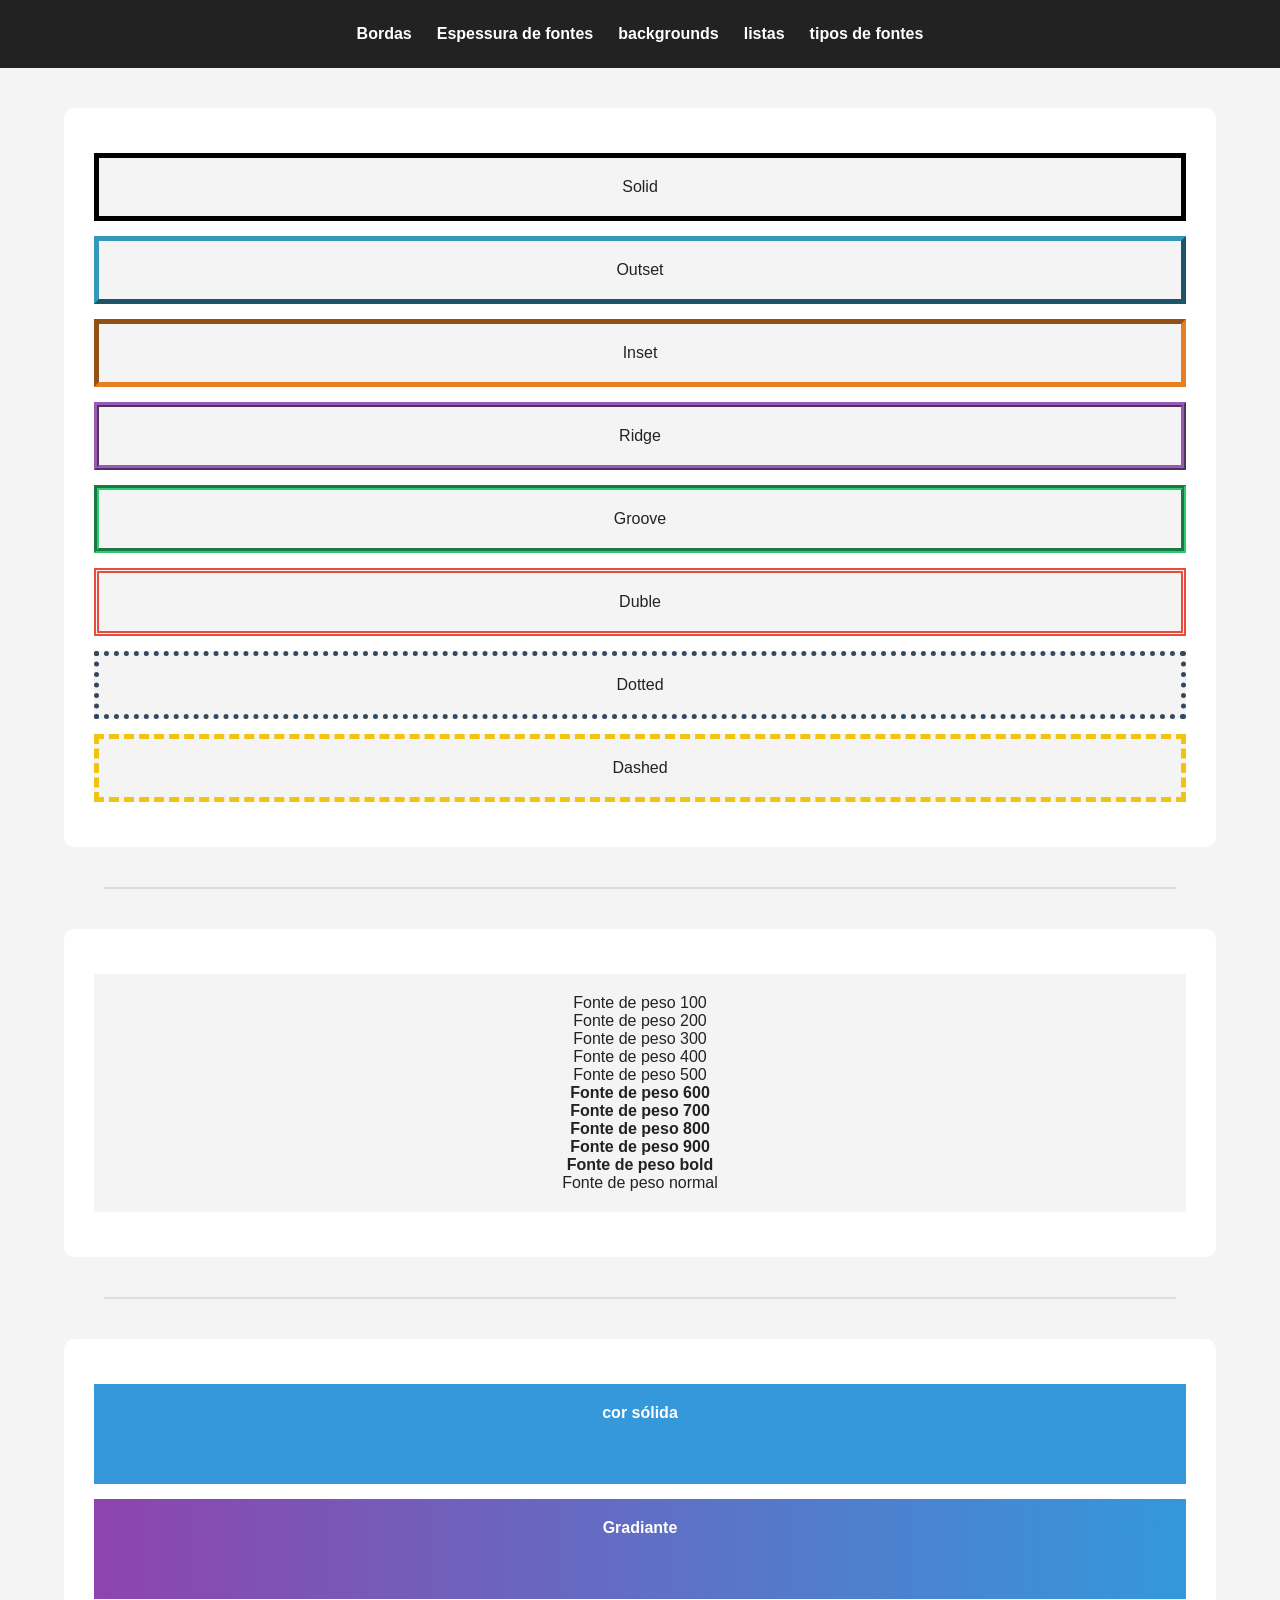
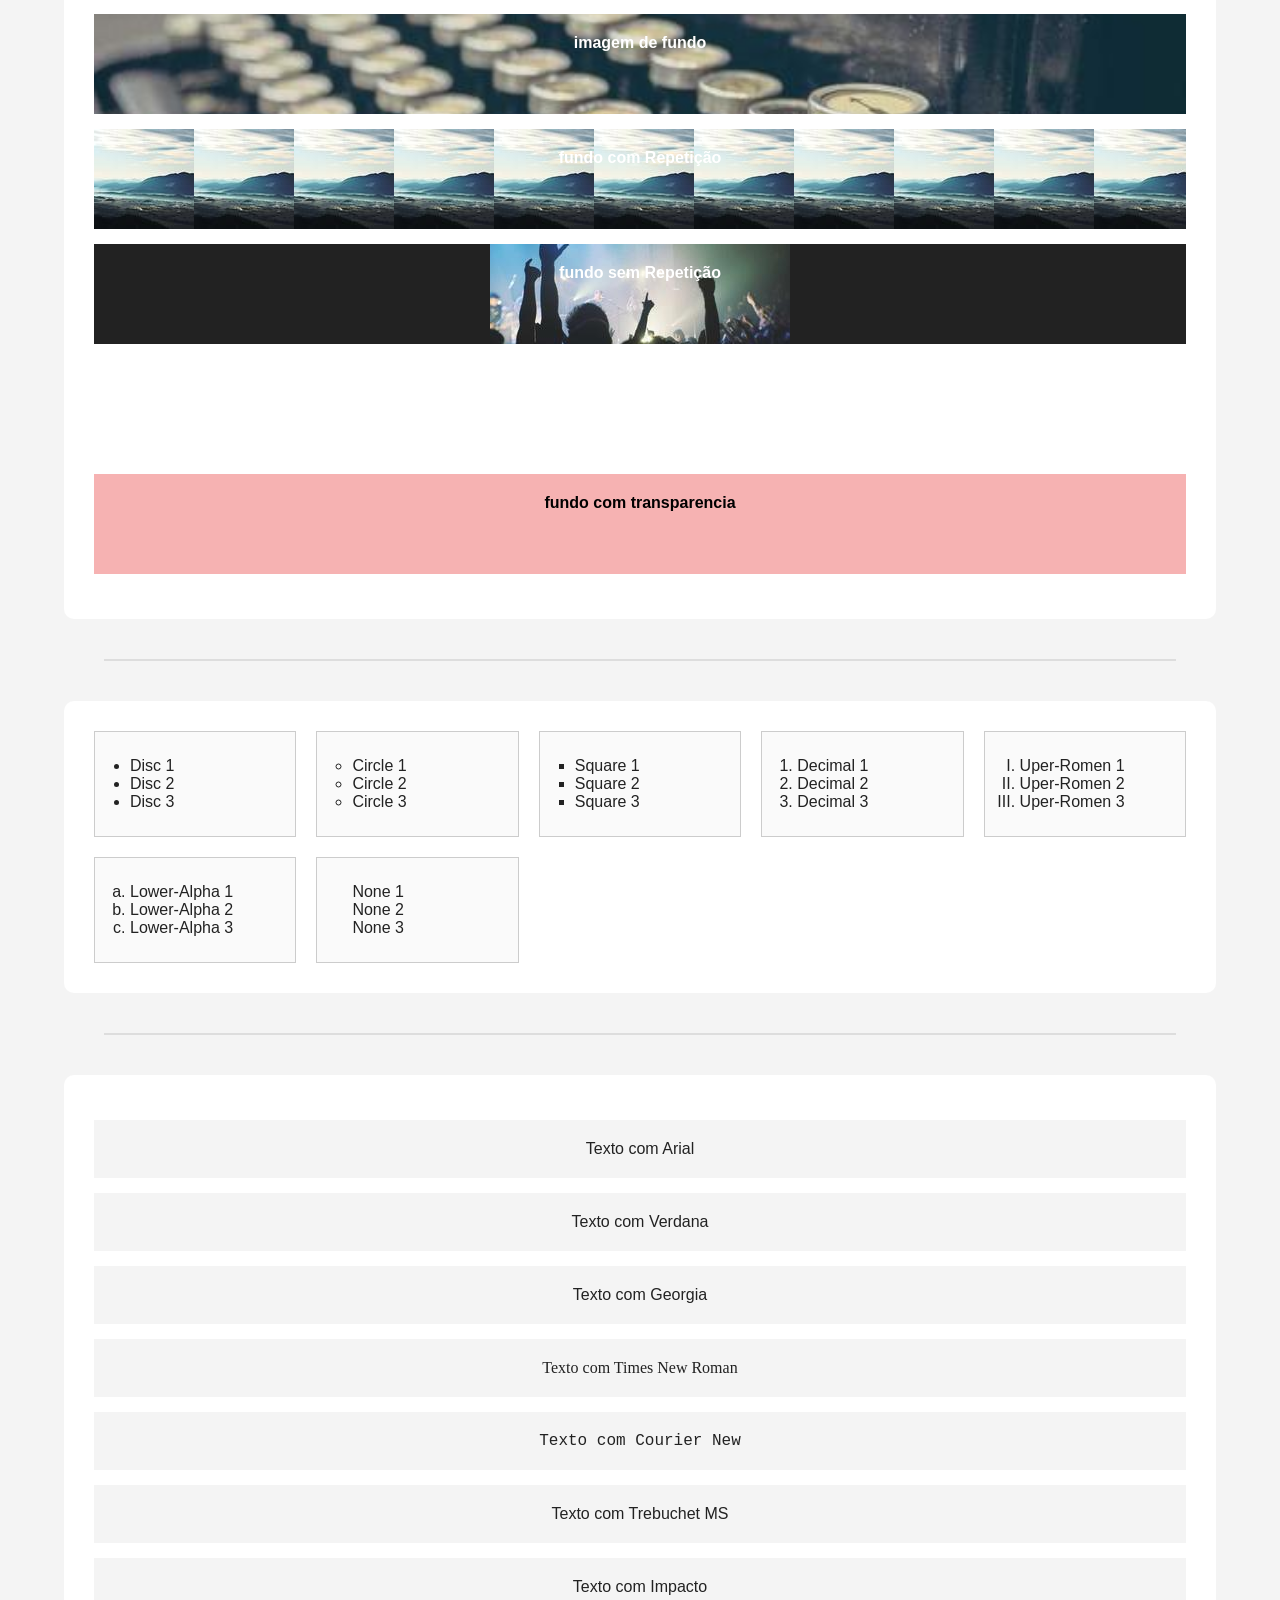
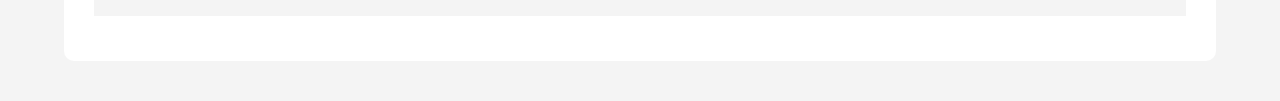
<file: atividade_final_css/index.html>
<!DOCTYPE html>
<html lang="pt-br">
<head>
    <meta charset="UTF-8">
    <meta name="viewport" content="width=device-width, initial-scale=1.0">
    <title>Atividade final de css</title>
    <link rel="stylesheet" href="style/style.css">
</head>
<body>
    <header>
        <nav>
            <ul>
                <li><a href="#bordas">Bordas</a></li>
                <li><a href="#espessura-fontes">Espessura de fontes</a></li>
                <li><a href="#backgrounds">backgrounds</a></li>
                <li><a href="#listas">listas</a></li>
                <li><a href="#tipos-fontes">tipos de fontes</a></li>
            </ul>
        </nav>
    </header>

    <main>
        <section id="bordas" class="secao bordas">
            <article>
                <p>Solid</p>
            </article>
            <article>
                <p>Outset</p>
            </article>
            <article>
                <p>Inset</p>
            </article>
            <article>
                <p>Ridge</p>
            </article>
            <article>
                <p>Groove</p>
            </article>
            <article>
                <p>Duble</p>
            </article>
            <article>
                <p>Dotted</p>
            </article>
            <article>
                <p>Dashed</p>
            </article>
        </section>

        <hr>
        
        <section id="espessura-fontes" class="secao espessura-fontes">
            <article>
                <p class="peso-100">Fonte de peso 100</p>
                <p class="peso-200">Fonte de peso 200</p>
                <p class="peso-300">Fonte de peso 300</p>
                <p class="peso-400">Fonte de peso 400</p>
                <p class="peso-500">Fonte de peso 500</p>
                <p class="peso-600">Fonte de peso 600</p>
                <p class="peso-700">Fonte de peso 700</p>
                <p class="peso-800">Fonte de peso 800</p>
                <p class="peso-900">Fonte de peso 900</p>
                <p class="peso-bold">Fonte de peso bold</p>
                <p class="peso-normal">Fonte de peso normal</p>
            </article>
        </section>

        <hr>

        <section id="backgrounds" class="secao backgrounds">
            <article>
                <p>cor sólida</p>
            </article>
            <article>
                <p>Gradiante</p>
            </article>
            <article>
                <p>imagem de fundo</p>
            </article>
            <article>
                <p>fundo com Repetição</p>
            </article>
            <article>
                <p>fundo sem Repetição</p>
            </article>
            <article>
                <p>fundo fixo</p>
            </article>
            <article>
                <p>fundo com transparencia</p>
            </article>
        </section>

        <hr>

        <section id="listas" class="secao listas">
            <ul>
                <li>Disc 1</li>
                <li>Disc 2</li>
                <li>Disc 3</li>
            </ul>
            <ul>
                <li>Circle 1</li>
                <li>Circle 2</li>
                <li>Circle 3</li>
            </ul>
            <ul>
                <li>Square 1</li>
                <li>Square 2</li>
                <li>Square 3</li>
            </ul>
            <ul>
                <li>Decimal 1</li>
                <li>Decimal 2</li>
                <li>Decimal 3</li>
            </ul>
            <ul>
                <li>Uper-Romen 1</li>
                <li>Uper-Romen 2</li>
                <li>Uper-Romen 3</li>
            </ul>
            <ul>
                <li>Lower-Alpha 1</li>
                <li>Lower-Alpha 2</li>
                <li>Lower-Alpha 3</li>
            </ul>
            <ul>
                <li>None 1</li>
                <li>None 2</li>
                <li>None 3</li>
            </ul>
        </section>

        <hr>

    <section id="tipos-fontes" class="secao tipos-fontes">
        <article>
            <p>Texto com Arial</p>
        </article>
        <article>
            <p>Texto com Verdana</p>
        </article>
        <article>
            <p>Texto com Georgia</p>
        </article>
        <article>
            <p>Texto com Times New Roman</p>
        </article>
        <article>
            <p>Texto com Courier New</p>
        </article>
        <article>
            <p>Texto com Trebuchet MS</p>
        </article>
        <article>
            <p>Texto com Impacto</p>
        </article>
    </section>

    </main>
</body>
</html>
</file>
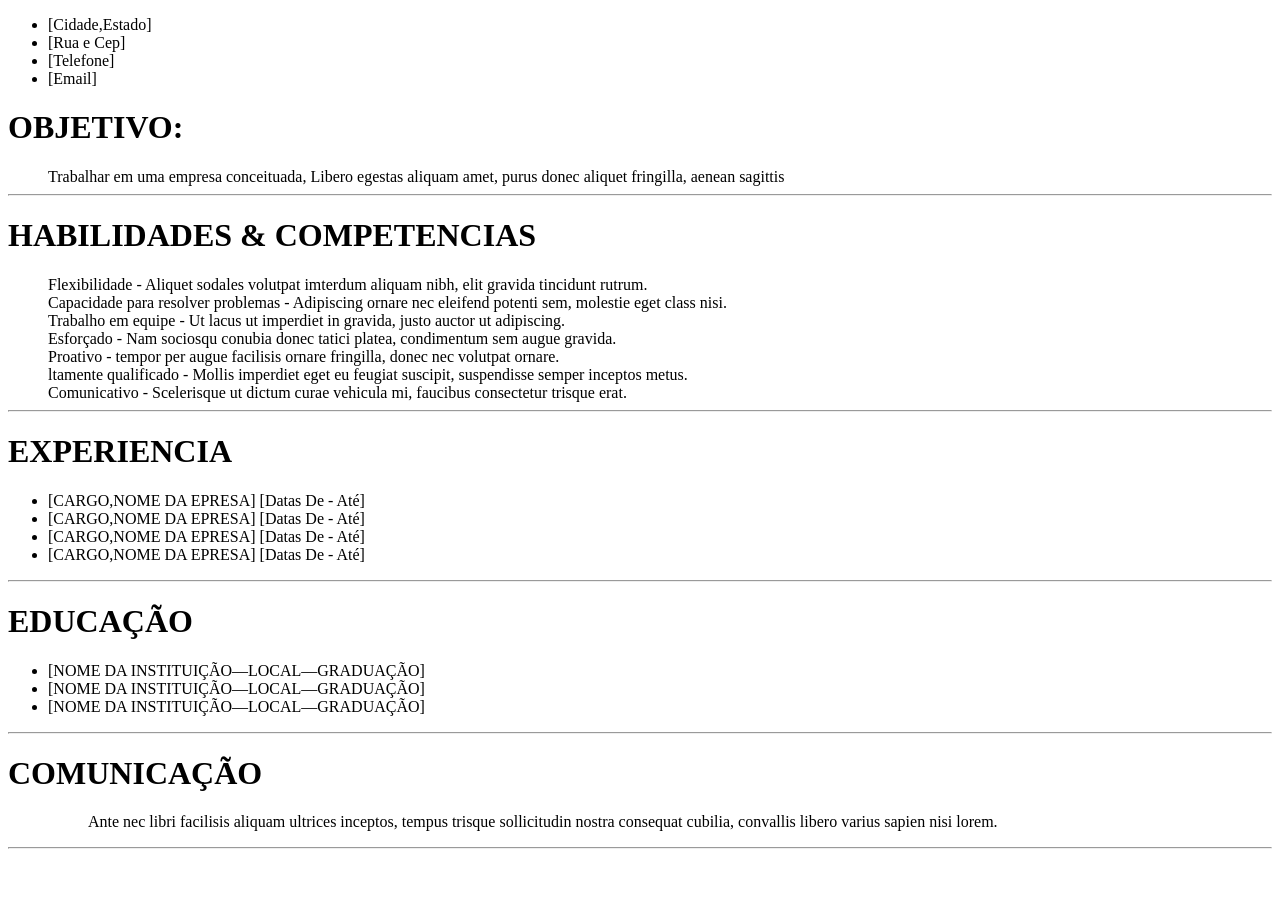
<file: curriculo_html/index.html>
<!DOCTYPE html>
<html lang="pt-br"></html>
<ul>
    <li>[Cidade,Estado]</li>
    <li>[Rua e Cep]</li>
    <li>[Telefone]</li>
    <li>[Email]</li>
</ul>

<h1>OBJETIVO:</h1>
<dd>Trabalhar em uma empresa conceituada, Libero egestas aliquam amet, purus donec aliquet fringilla, aenean sagittis</dd>
<hr>

<h1>HABILIDADES & COMPETENCIAS</h1>

    <dd>Flexibilidade - Aliquet sodales volutpat imterdum aliquam nibh, elit gravida tincidunt rutrum.</dd>
    <dd>Capacidade para resolver problemas - Adipiscing ornare nec eleifend potenti sem, molestie eget class nisi.</dd>
    <dd>Trabalho em equipe - Ut lacus ut imperdiet in gravida, justo auctor ut adipiscing.</dd>
    <dd>Esforçado - Nam sociosqu conubia donec tatici platea, condimentum sem augue gravida.</dd>
    <dd>Proativo - tempor per augue facilisis ornare fringilla, donec nec volutpat ornare.</dd>
    <dd>ltamente qualificado - Mollis imperdiet eget eu feugiat suscipit, suspendisse semper inceptos metus.</dd>
    <dd>Comunicativo - Scelerisque ut dictum curae vehicula mi, faucibus consectetur trisque erat.</dd>
<hr>

<h1>EXPERIENCIA</h1>

<ul> 
    <li>[CARGO,NOME DA EPRESA] [Datas De - Até]</li>
    <li>[CARGO,NOME DA EPRESA] [Datas De - Até]</li>
    <li>[CARGO,NOME DA EPRESA] [Datas De - Até]</li>
    <li>[CARGO,NOME DA EPRESA] [Datas De - Até]</li>
</ul>    
<hr>
    

<h1>EDUCAÇÃO</h1>

<ul>
    <li>[NOME DA INSTITUIÇÃO—LOCAL—GRADUAÇÃO]</li>
    <li>[NOME DA INSTITUIÇÃO—LOCAL—GRADUAÇÃO]</li>
    <li>[NOME DA INSTITUIÇÃO—LOCAL—GRADUAÇÃO]</li>
</ul>
<hr>    

<h1>COMUNICAÇÃO</h1>

<ul>
   <dd>Ante nec libri facilisis aliquam ultrices inceptos, tempus trisque sollicitudin nostra consequat cubilia, convallis libero varius sapien nisi lorem.</dd>
</ul>
<hr>
</file>
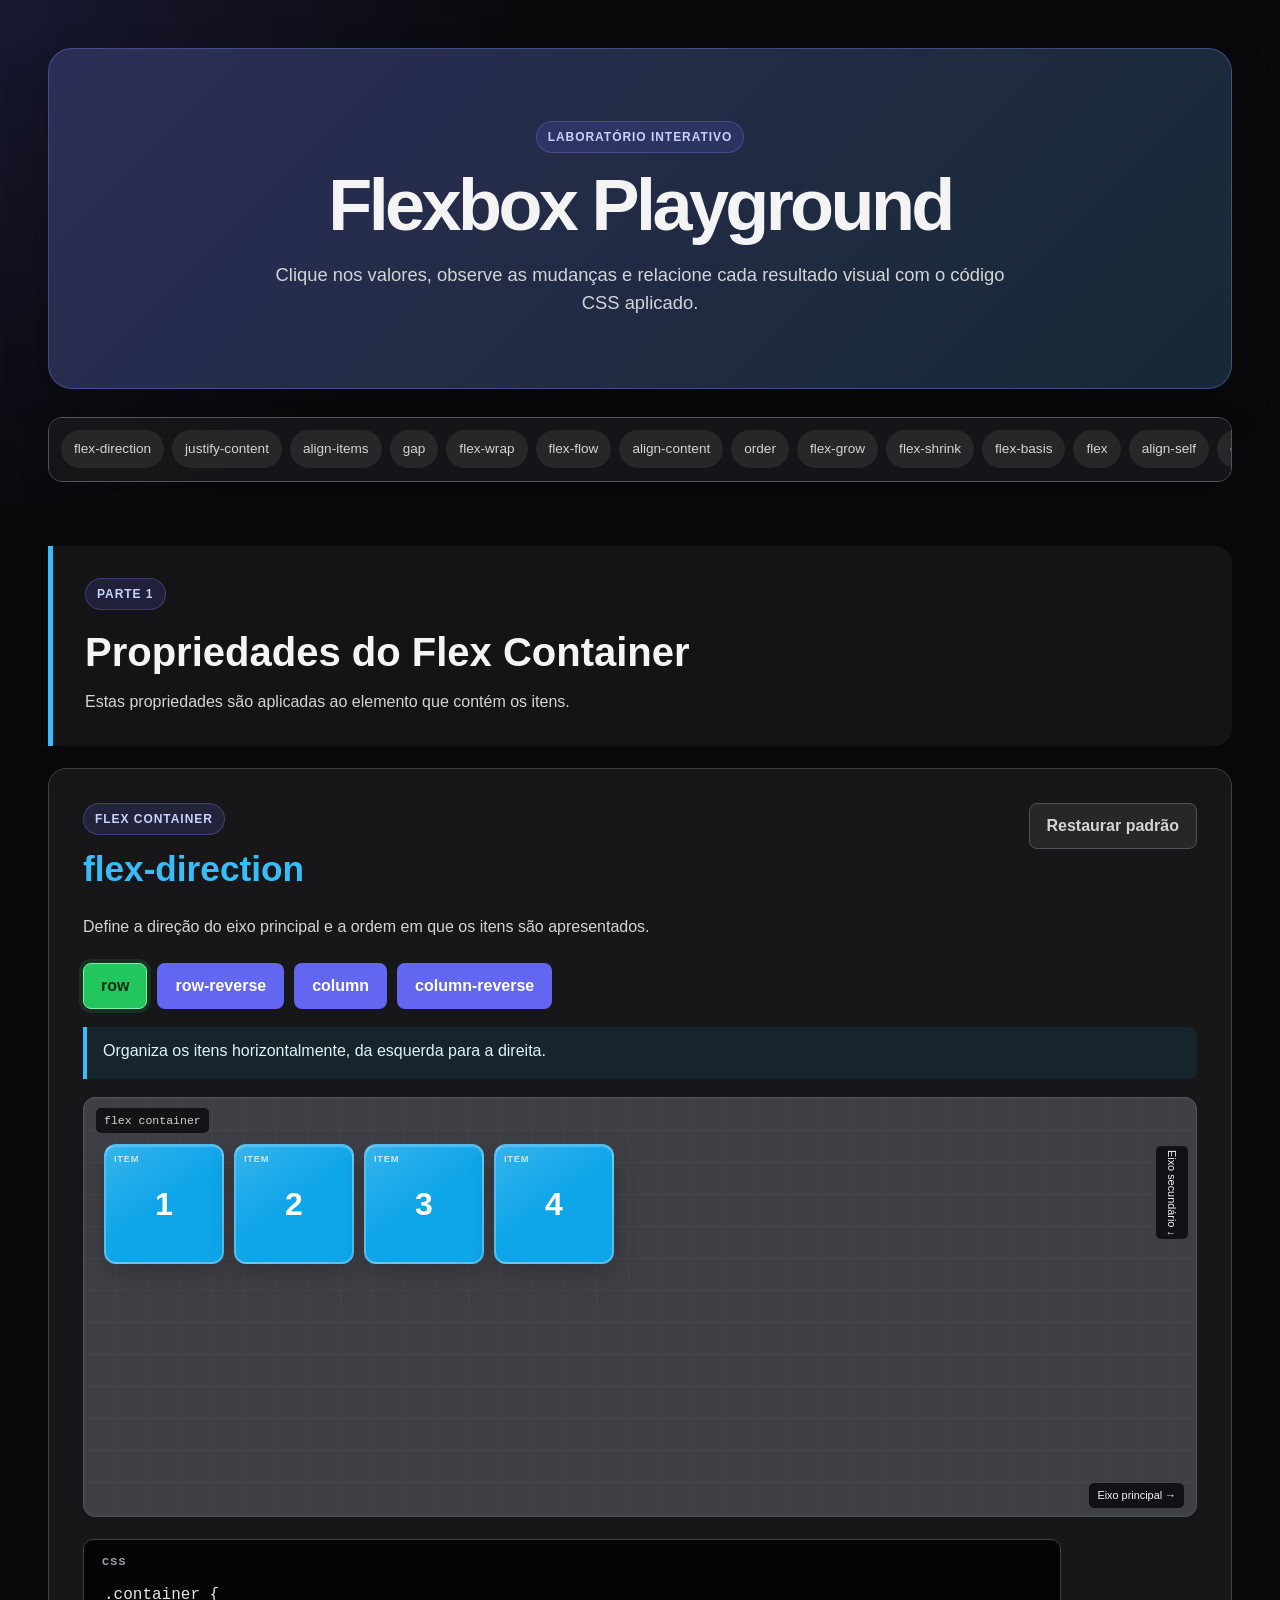
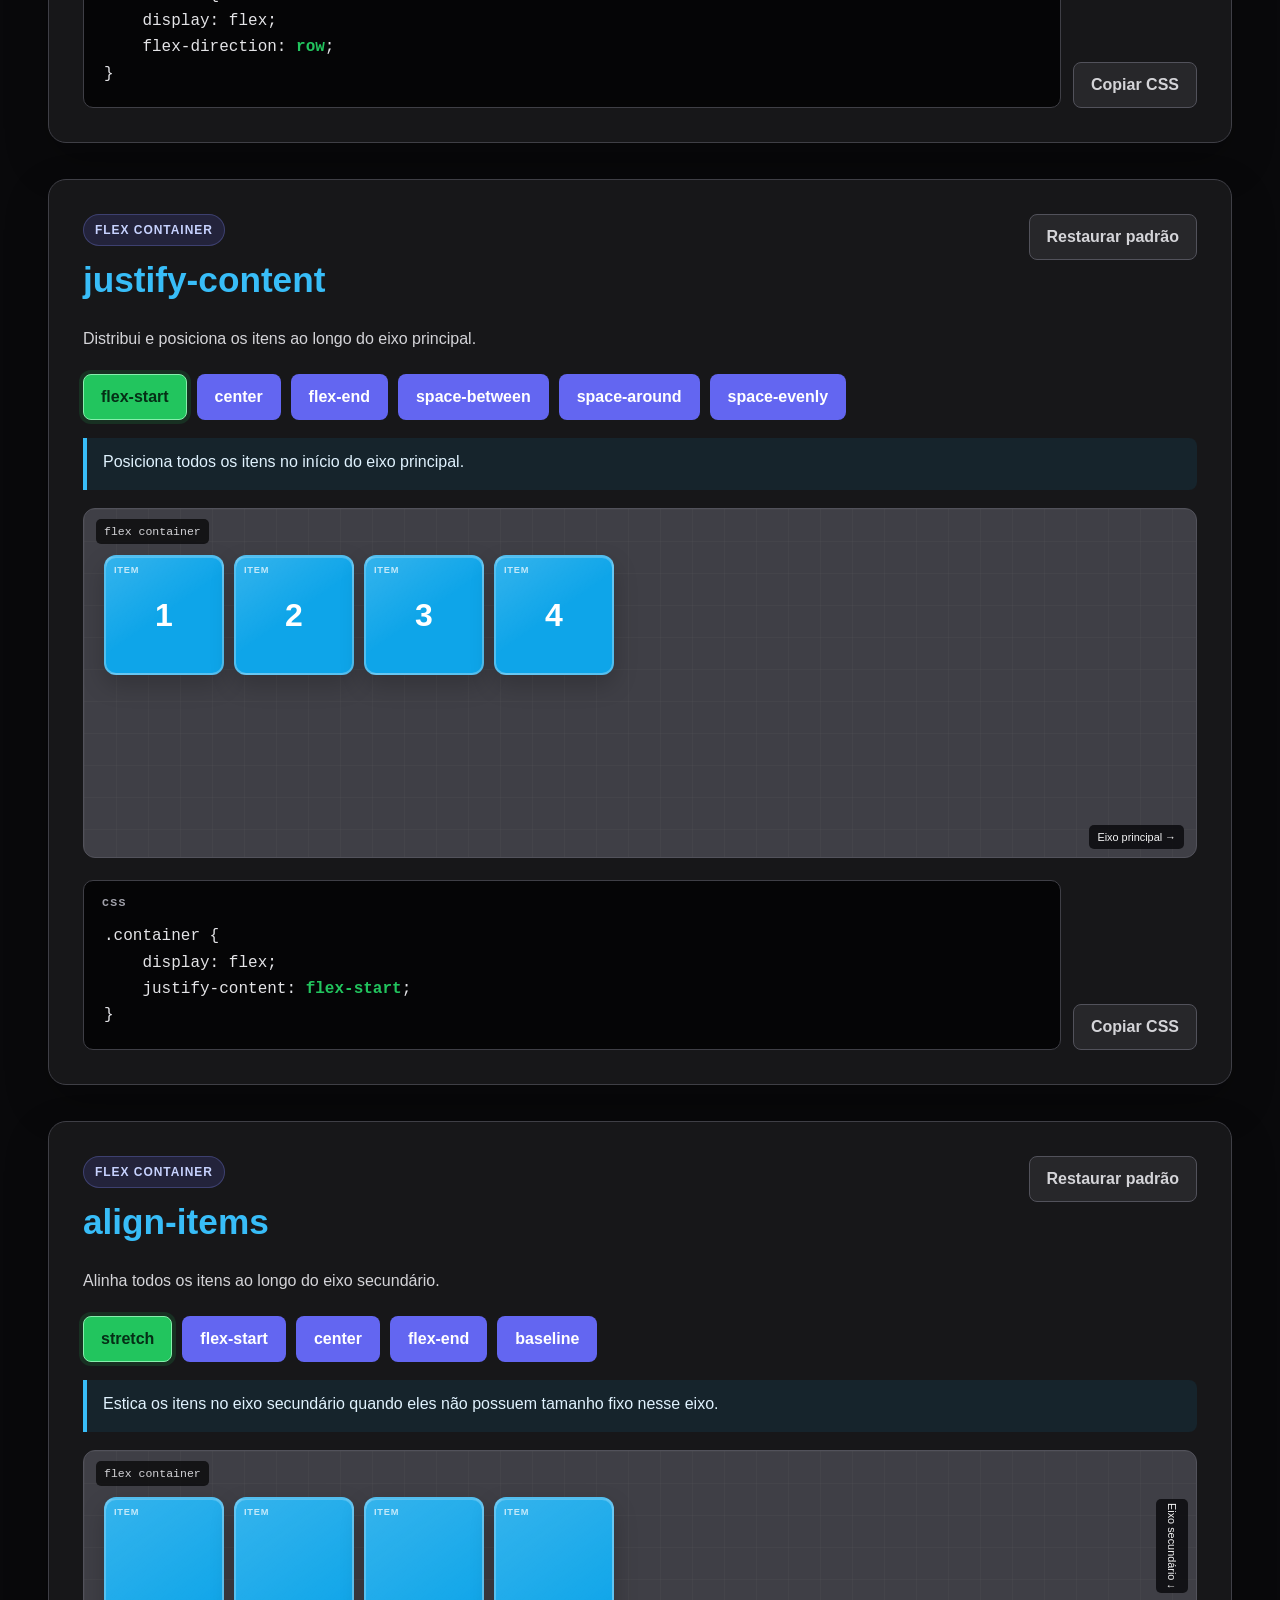
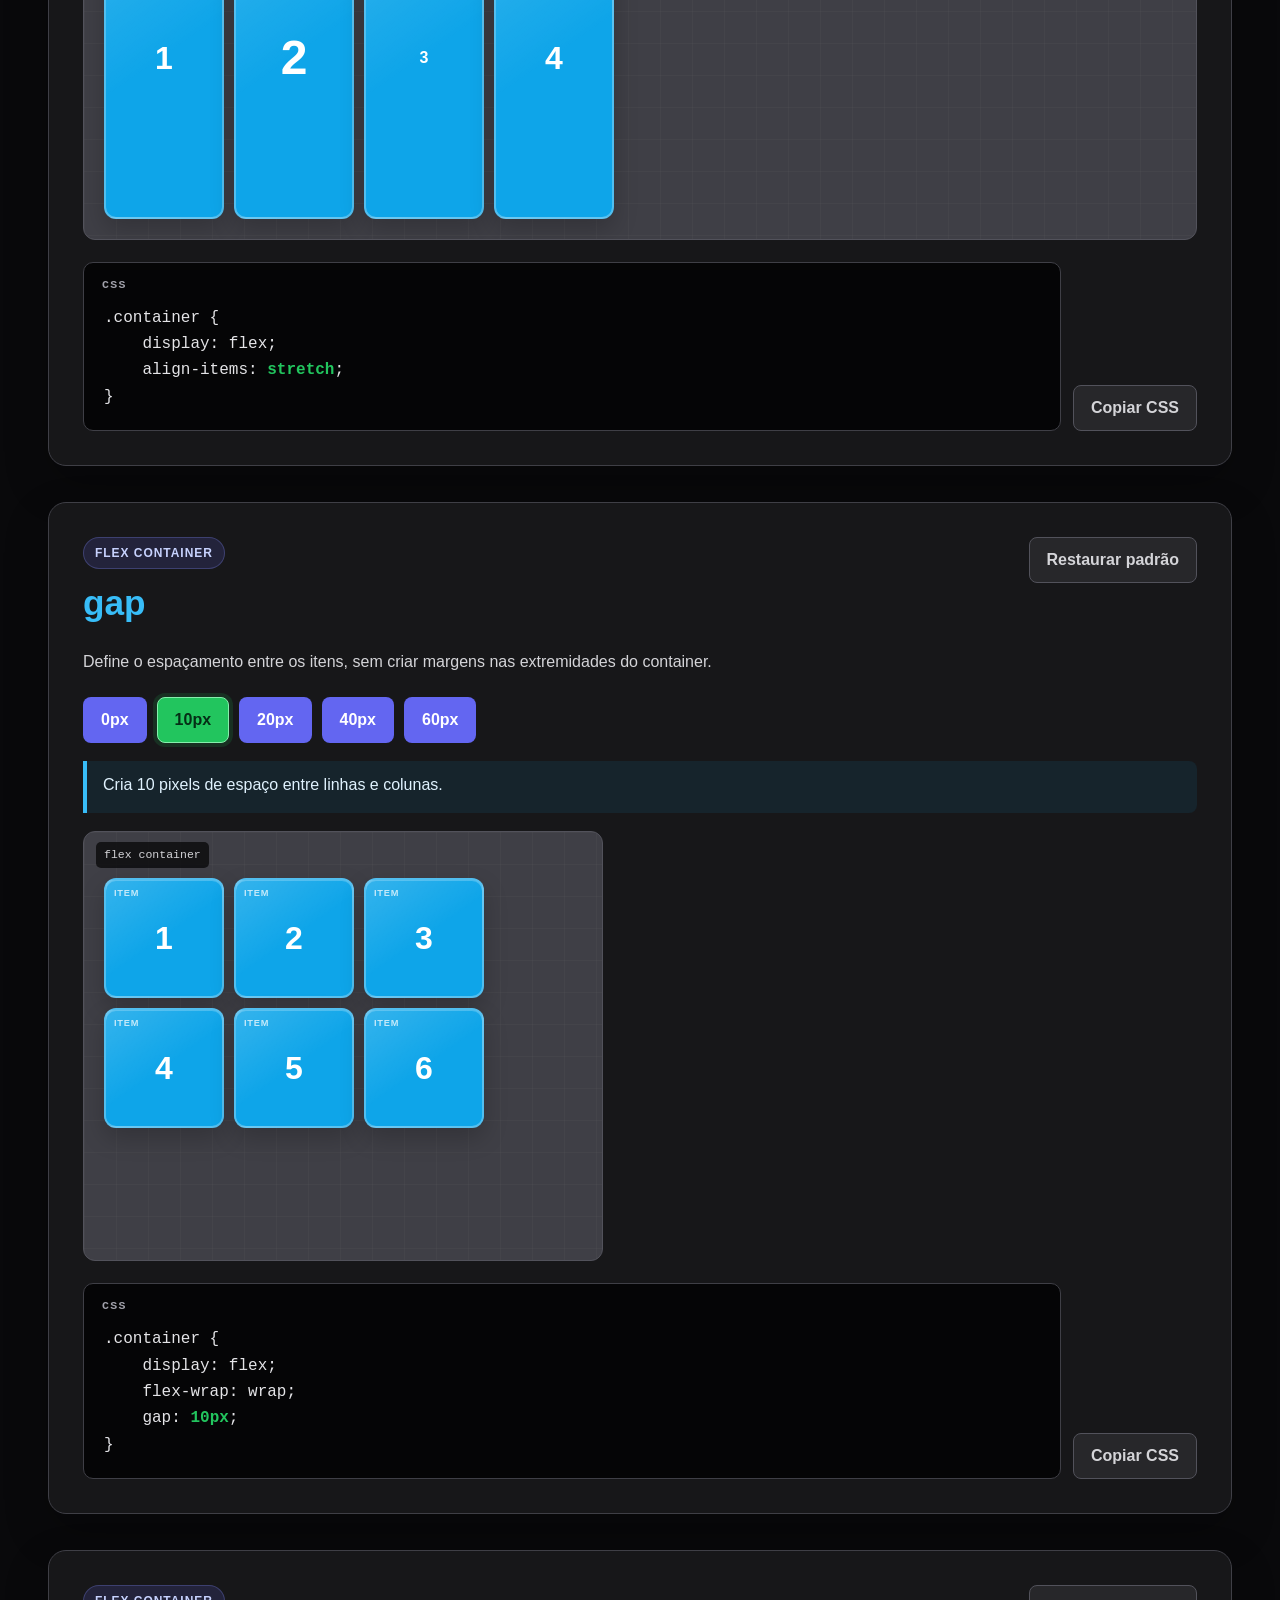
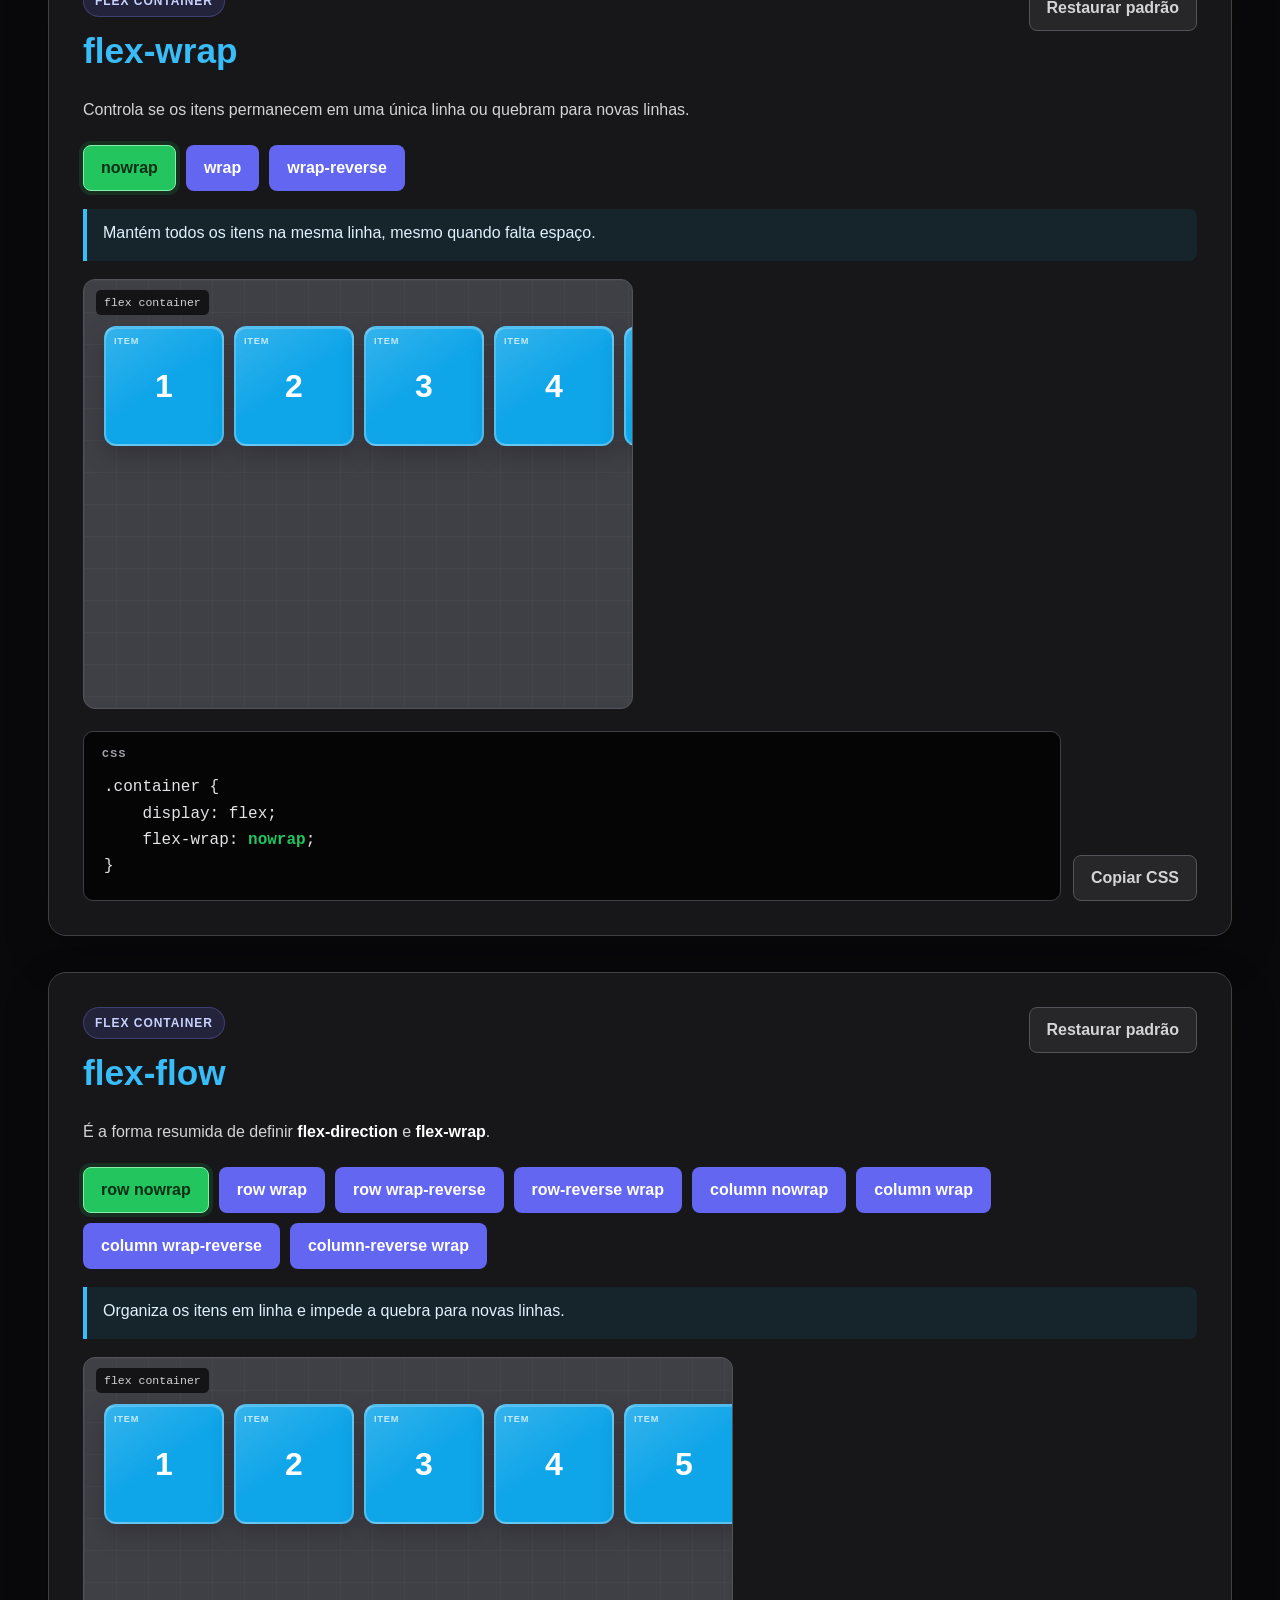
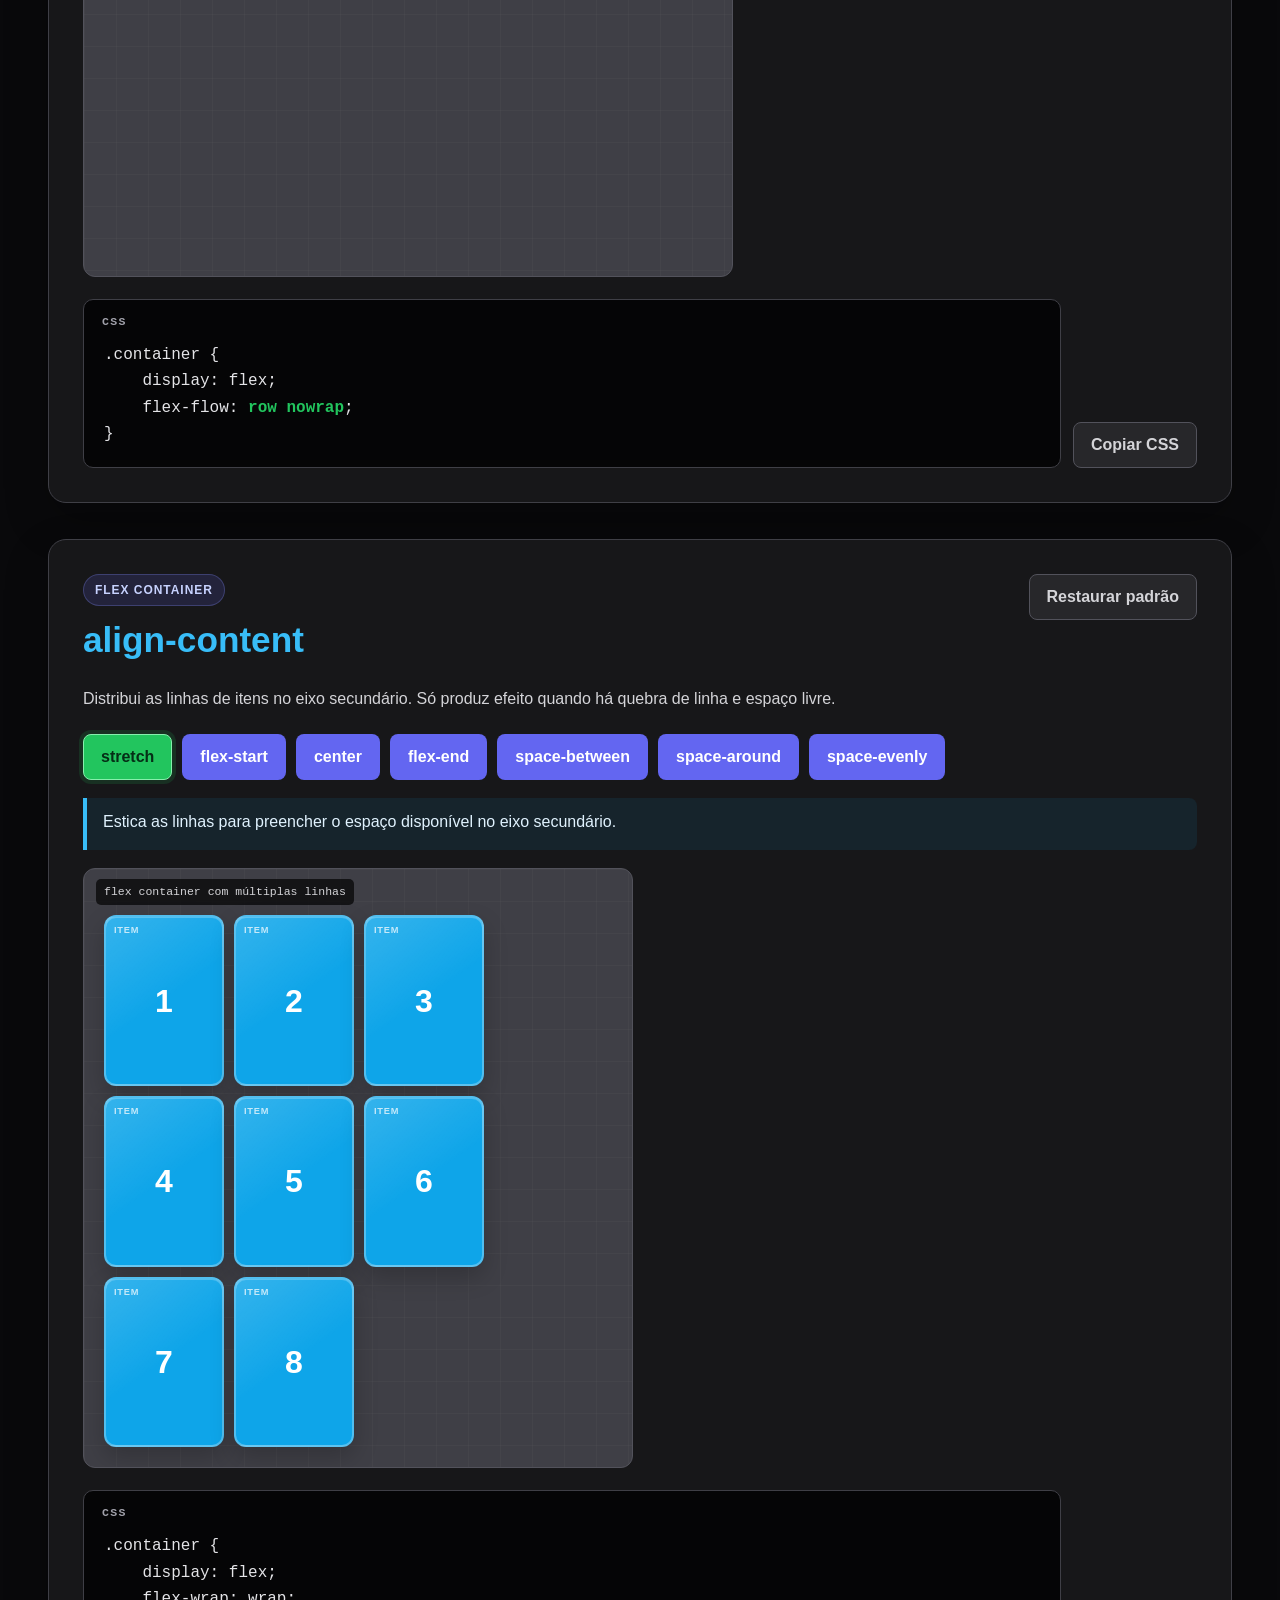
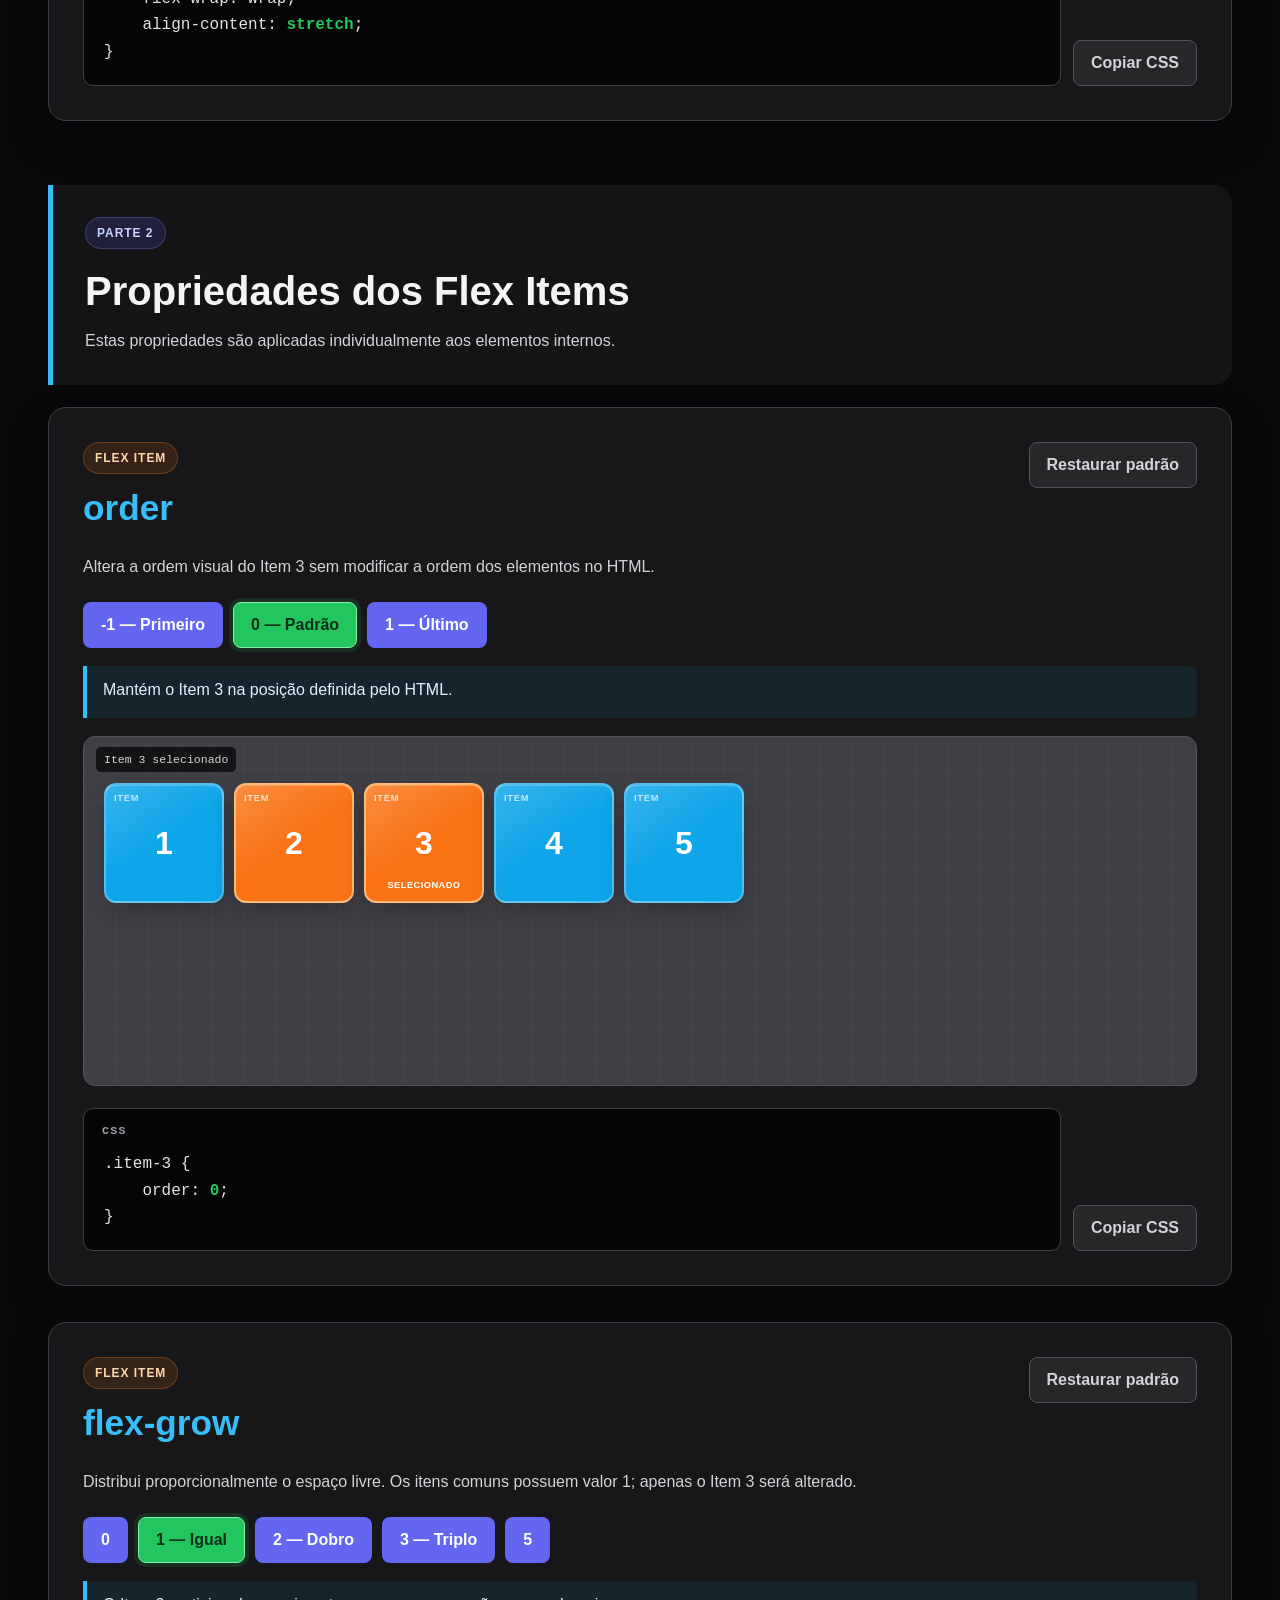
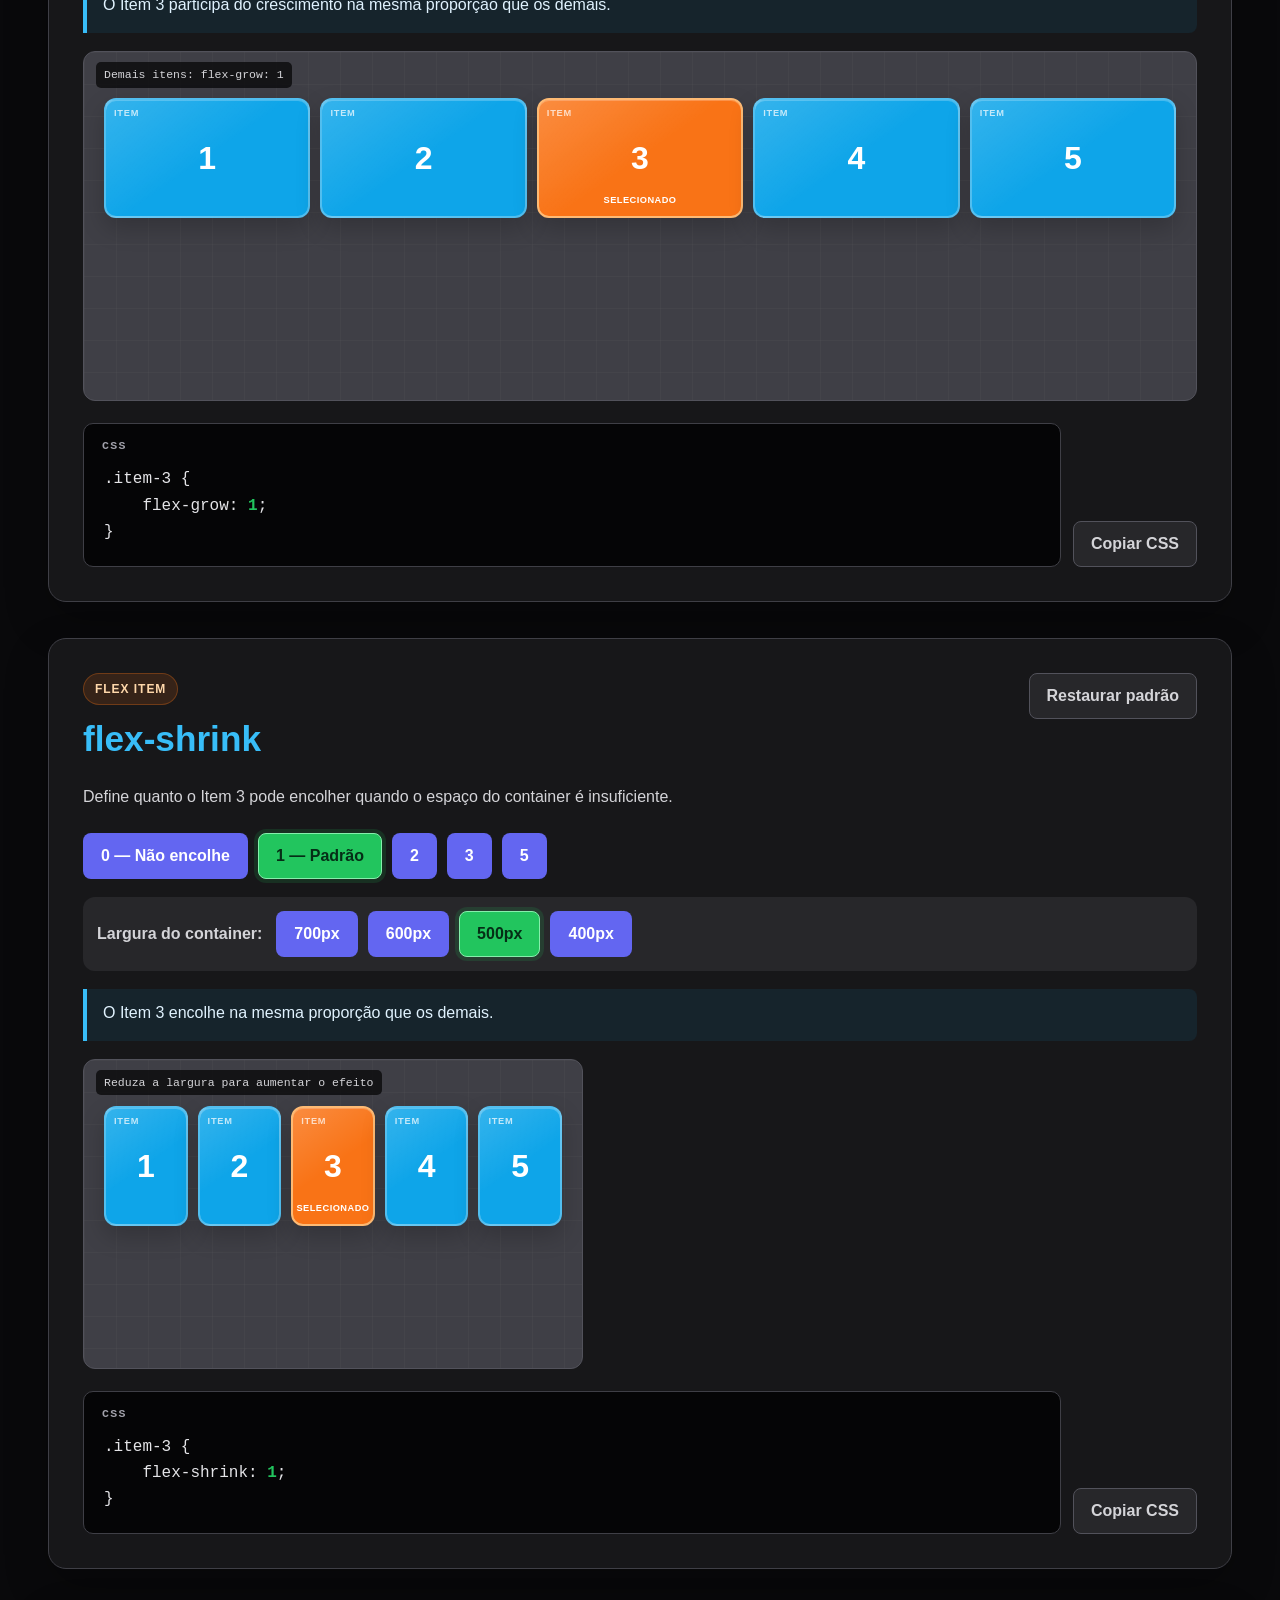
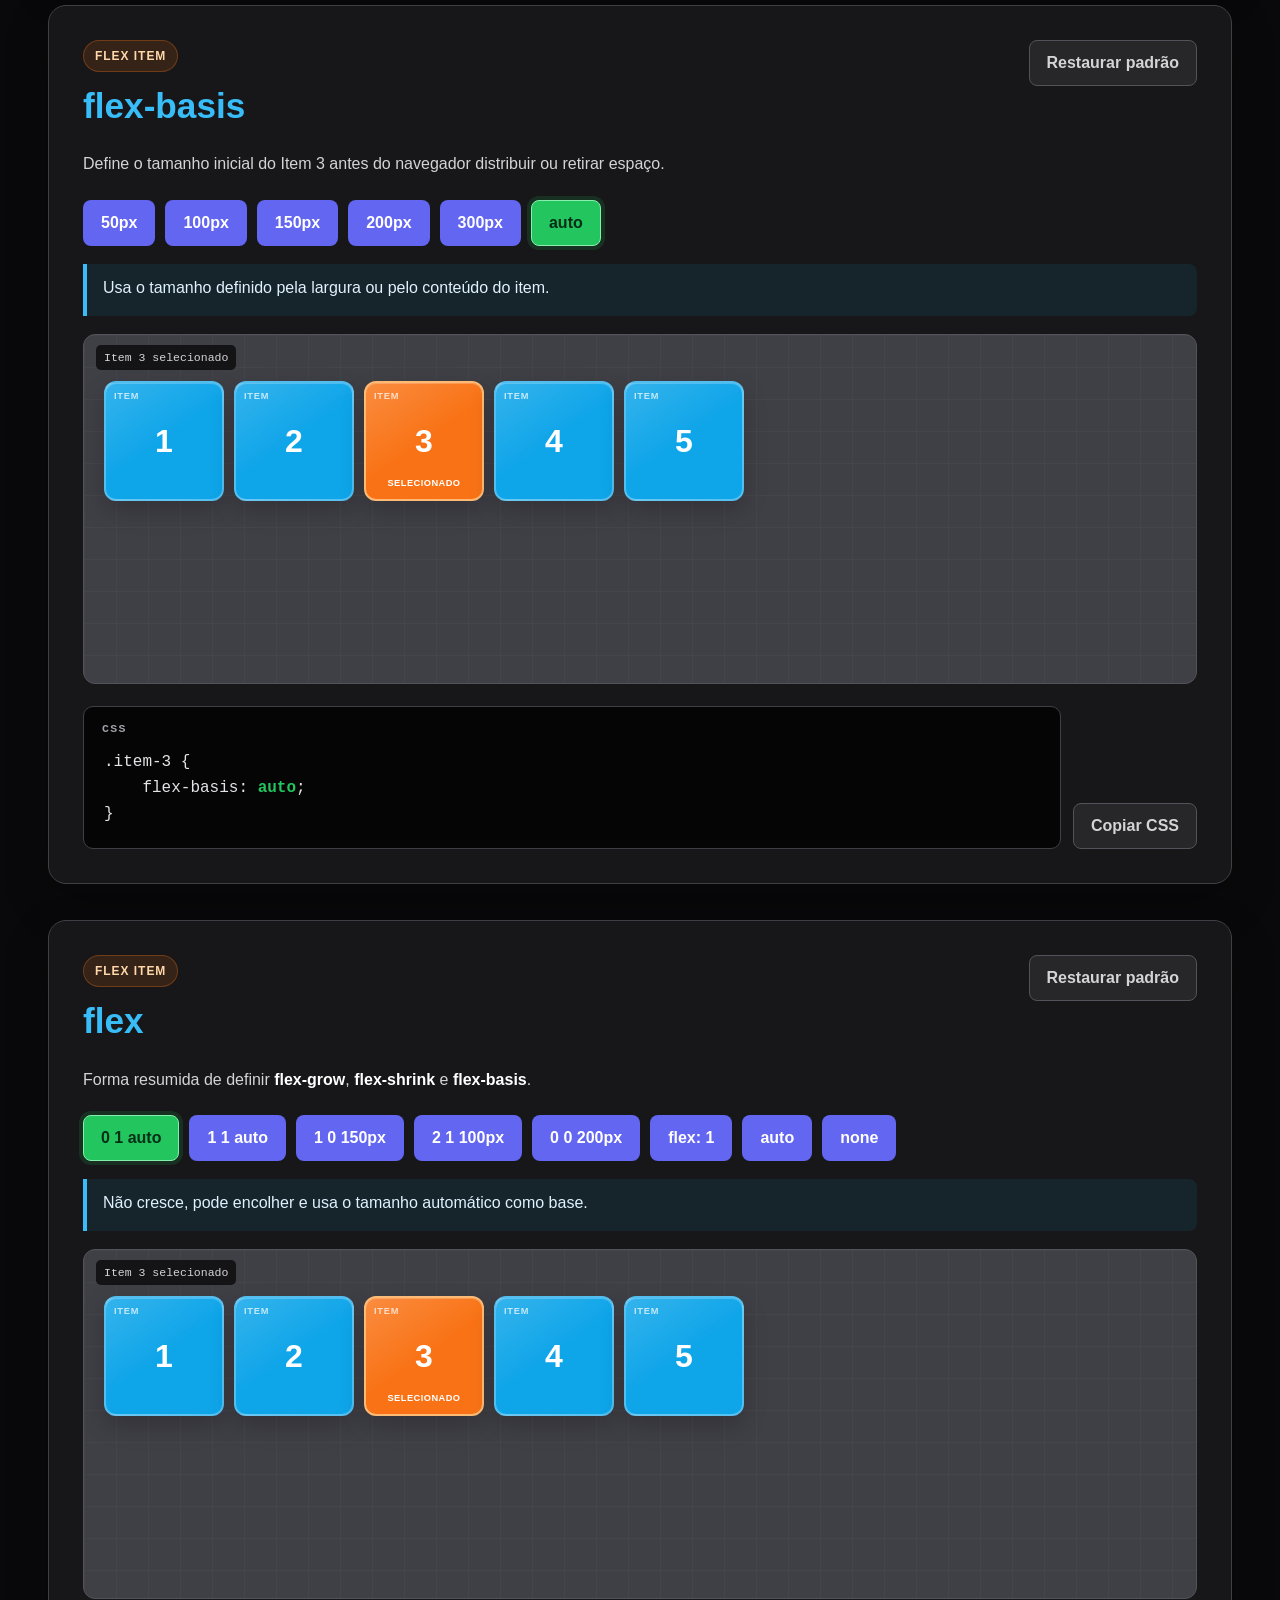
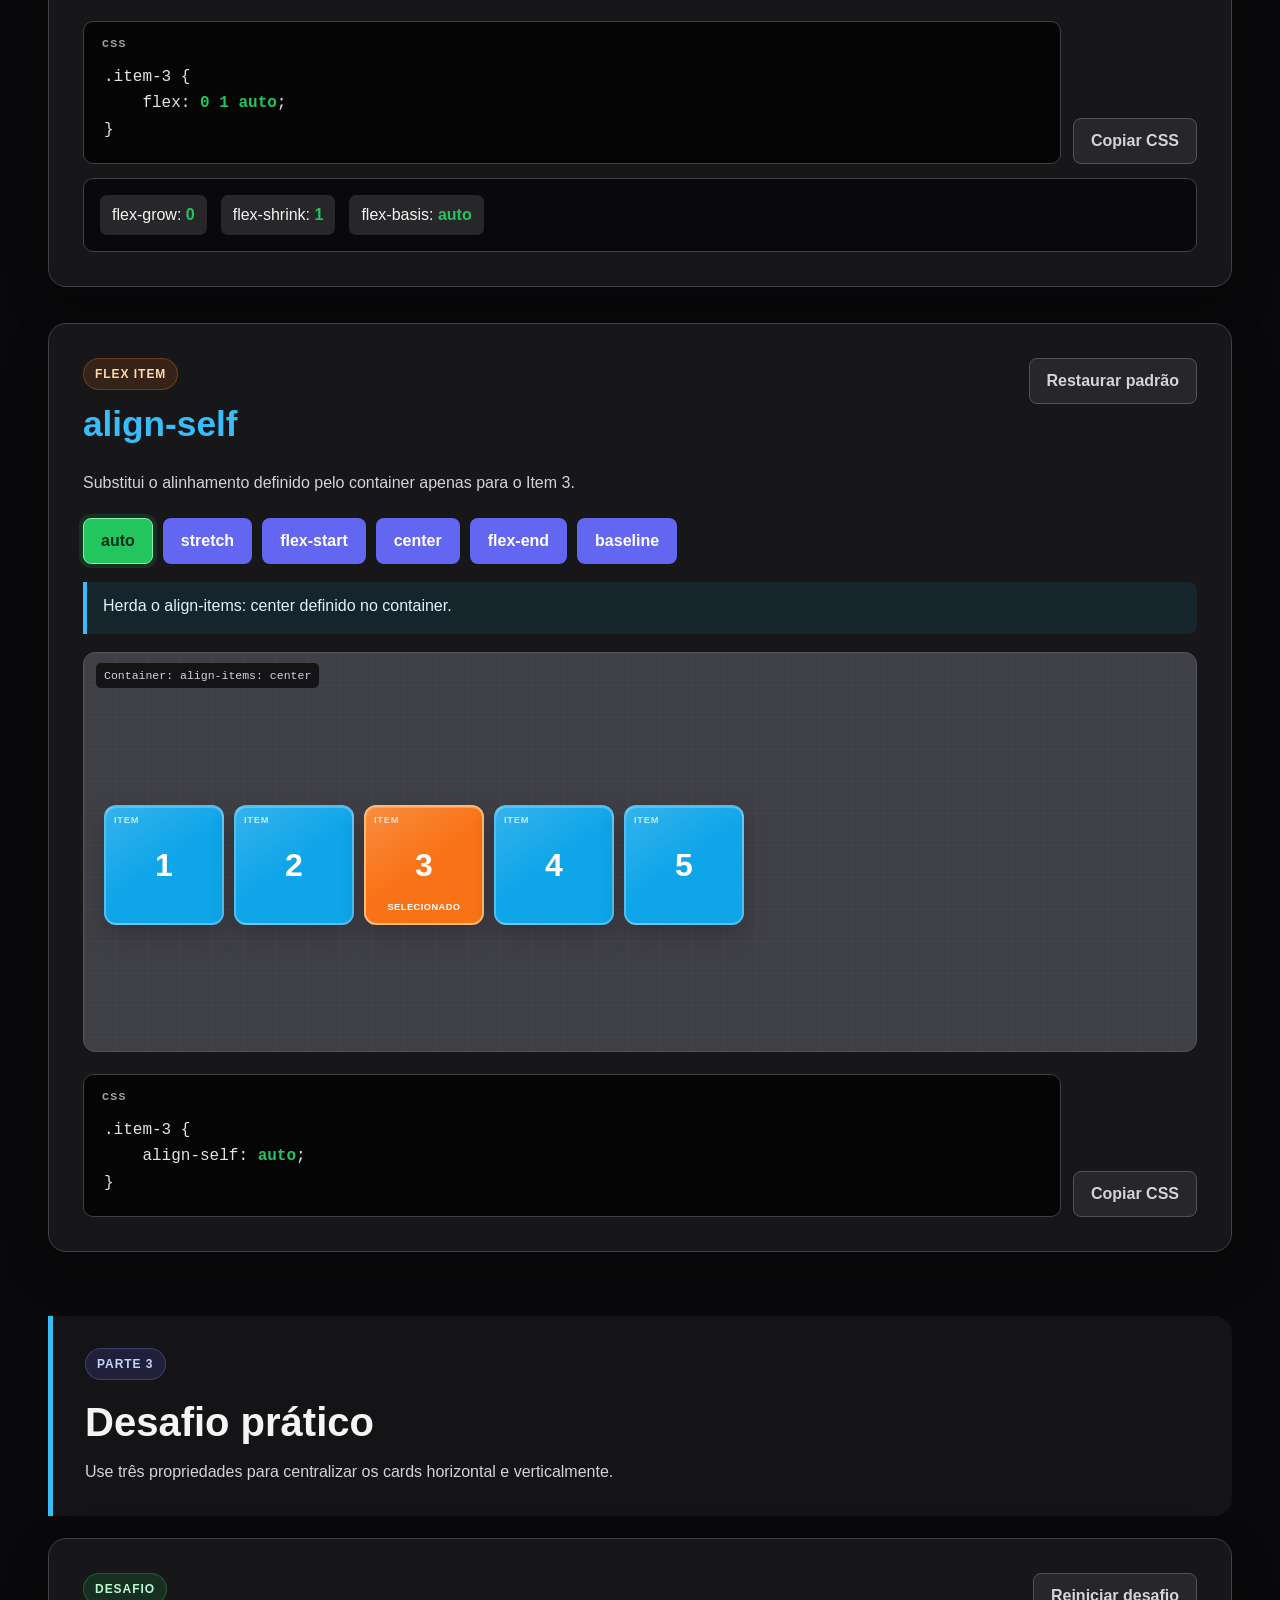
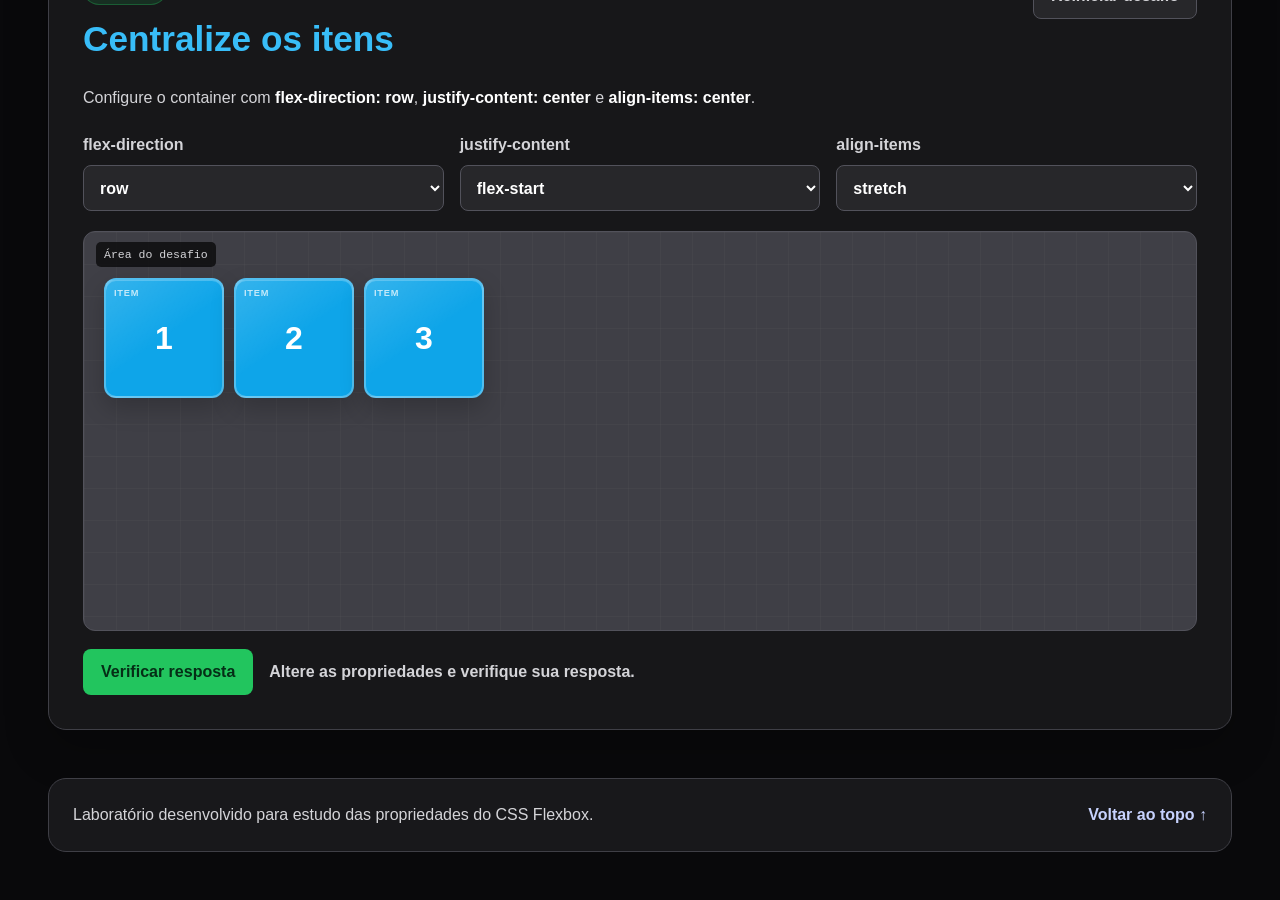
<file: flexbox/index.html>
<!-- Define que o documento utiliza HTML5. Deve ser a primeira declaração do arquivo. -->
<!DOCTYPE html>
<!-- A tag html envolve toda a página. lang="pt-BR" informa o idioma para navegadores e leitores de tela. -->
<html lang="pt-BR">

<!-- O head guarda configurações e informações que não aparecem diretamente no conteúdo visual. -->
<head>
    <!-- Permite utilizar acentos, cedilha e outros caracteres especiais corretamente. -->
    <meta charset="UTF-8">
    <!-- Faz o layout respeitar a largura real de celulares, tablets e computadores. -->
    <meta name="viewport" content="width=device-width, initial-scale=1.0">
    <!-- Descrição usada por mecanismos de busca e no compartilhamento do link. -->
    <meta name="description" content="Laboratório interativo para aprender e praticar as principais propriedades do CSS Flexbox.">
    <!-- Texto exibido na aba do navegador. -->
    <title>Laboratório Flexbox</title>
    <!-- Conecta o HTML ao arquivo CSS responsável pela aparência da página. -->
    <link rel="stylesheet" href="style/style.css">
</head>

<!-- O body contém todo o conteúdo visível da página. -->
<body>

    <!-- ===================================================
         CABEÇALHO PRINCIPAL
         Apresenta o nome e a proposta do laboratório.
    =================================================== -->
    <header class="page-header">
        <!-- Pequeno rótulo visual acima do título principal. -->
        <span class="page-label">Laboratório interativo</span>
        <!-- h1 é o título principal e deve representar o assunto da página. -->
        <h1>Flexbox Playground</h1>
        <p>
            Clique nos valores, observe as mudanças e relacione cada resultado visual
            com o código CSS aplicado.
        </p>
    </header>

    <!-- ===================================================
         NAVEGAÇÃO INTERNA
         Cada link aponta para o id de uma seção da página.
         aria-label descreve o menu para tecnologias assistivas.
    =================================================== -->
    <nav class="property-navigation" aria-label="Navegação das propriedades do Flexbox">
        <a href="#flex-direction">flex-direction</a>
        <a href="#justify-content">justify-content</a>
        <a href="#align-items">align-items</a>
        <a href="#gap">gap</a>
        <a href="#flex-wrap">flex-wrap</a>
        <a href="#flex-flow">flex-flow</a>
        <a href="#align-content">align-content</a>
        <a href="#order">order</a>
        <a href="#flex-grow">flex-grow</a>
        <a href="#flex-shrink">flex-shrink</a>
        <a href="#flex-basis">flex-basis</a>
        <a href="#flex">flex</a>
        <a href="#align-self">align-self</a>
        <a href="#desafio">desafio</a>
    </nav>

    <!-- O main reúne o conteúdo principal do laboratório. -->
    <main>
        <!-- ===================================================
             PARTE 1 — PROPRIEDADES DO FLEX CONTAINER
             São aplicadas ao elemento pai, responsável por organizar os itens.
        =================================================== -->
        <header class="group-header">
            <span>Parte 1</span>
            <h2>Propriedades do Flex Container</h2>
            <p>Estas propriedades são aplicadas ao elemento que contém os itens.</p>
        </header>

        <!-- ===================================================
             SEÇÃO: flex-direction
             Define a direção do eixo principal e a ordem inicial dos itens.
             O id permite acessar esta seção pelo menu de navegação.
        =================================================== -->
        <section class="demo" id="flex-direction">
            <!-- Agrupa o título da propriedade e o botão que restaura o valor inicial. -->
            <div class="demo-heading">
                <div>
                    <span class="property-type">Flex Container</span>
                    <h2>flex-direction</h2>
                </div>
                <button type="button" class="reset-button" data-reset-section="direction">Restaurar padrão</button>
            </div>

            <p class="demo-introduction">
                Define a direção do eixo principal e a ordem em que os itens são apresentados.
            </p>

            <!--
                Grupo de botões com os valores da propriedade.
                role="group" e aria-label ajudam leitores de tela.
                data-* guarda o valor que será lido pelo JavaScript.
                aria-pressed informa qual botão está ativo.
            -->
            <div class="buttons" role="group" aria-label="Valores de flex-direction">
                <button type="button" class="active" data-direction="row" aria-pressed="true">row</button>
                <button type="button" data-direction="row-reverse" aria-pressed="false">row-reverse</button>
                <button type="button" data-direction="column" aria-pressed="false">column</button>
                <button type="button" data-direction="column-reverse" aria-pressed="false">column-reverse</button>
            </div>

            <!--
                Descrição atualizada pelo JavaScript conforme o botão escolhido.
                aria-live="polite" permite anunciar a mudança para leitores de tela.
            -->
            <p class="property-description direction-description" aria-live="polite">
                Organiza os itens horizontalmente, da esquerda para a direita.
            </p>

            <!--
                Área visual da demonstração.
                A classe container recebe display:flex no CSS.
                A segunda classe identifica a propriedade demonstrada.
            -->
            <div class="container direction-container" id="direction-container">
                <span class="container-label">flex container</span>
                <!-- Indicadores dos eixos; o JavaScript atualiza as setas nesta seção. -->
                <span class="axis axis-main direction-main-axis">Eixo principal →</span>
                <span class="axis axis-cross direction-cross-axis">Eixo secundário ↓</span>
                <!-- Cada elemento .item é um Flex Item. Os números facilitam observar ordem e posição. -->
                <div class="item"><span>1</span></div>
                <div class="item"><span>2</span></div>
                <div class="item"><span>3</span></div>
                <div class="item"><span>4</span></div>
            </div>

            <!--
                Mostra o CSS correspondente ao valor selecionado.
                pre preserva espaços e quebras de linha; code identifica código-fonte.
                O botão usa data-copy-property e data-copy-target para copiar o resultado.
            -->
            <div class="code-wrapper">
                <pre class="code"><code>.container {
    display: flex;
    flex-direction: <strong class="direction-value" aria-live="polite">row</strong>;
}</code></pre>
                <button type="button" class="copy-button" data-copy-property="flex-direction"
                    data-copy-target=".direction-value">Copiar CSS</button>
            </div>
        </section>

        <!-- ===================================================
             SEÇÃO: justify-content
             Distribui os itens ao longo do eixo principal.
             O id permite acessar esta seção pelo menu de navegação.
        =================================================== -->
        <section class="demo" id="justify-content">
            <!-- Agrupa o título da propriedade e o botão que restaura o valor inicial. -->
            <div class="demo-heading">
                <div>
                    <span class="property-type">Flex Container</span>
                    <h2>justify-content</h2>
                </div>
                <button type="button" class="reset-button" data-reset-section="justify">Restaurar padrão</button>
            </div>

            <p class="demo-introduction">
                Distribui e posiciona os itens ao longo do eixo principal.
            </p>

            <!--
                Grupo de botões com os valores da propriedade.
                role="group" e aria-label ajudam leitores de tela.
                data-* guarda o valor que será lido pelo JavaScript.
                aria-pressed informa qual botão está ativo.
            -->
            <div class="buttons" role="group" aria-label="Valores de justify-content">
                <button type="button" class="active" data-justify="flex-start" aria-pressed="true">flex-start</button>
                <button type="button" data-justify="center" aria-pressed="false">center</button>
                <button type="button" data-justify="flex-end" aria-pressed="false">flex-end</button>
                <button type="button" data-justify="space-between" aria-pressed="false">space-between</button>
                <button type="button" data-justify="space-around" aria-pressed="false">space-around</button>
                <button type="button" data-justify="space-evenly" aria-pressed="false">space-evenly</button>
            </div>

            <!--
                Descrição atualizada pelo JavaScript conforme o botão escolhido.
                aria-live="polite" permite anunciar a mudança para leitores de tela.
            -->
            <p class="property-description justify-description" aria-live="polite">
                Posiciona todos os itens no início do eixo principal.
            </p>

            <!--
                Área visual da demonstração.
                A classe container recebe display:flex no CSS.
                A segunda classe identifica a propriedade demonstrada.
            -->
            <div class="container justify-container">
                <span class="container-label">flex container</span>
                <span class="axis axis-main">Eixo principal →</span>
                <div class="item"><span>1</span></div>
                <div class="item"><span>2</span></div>
                <div class="item"><span>3</span></div>
                <div class="item"><span>4</span></div>
            </div>

            <!--
                Mostra o CSS correspondente ao valor selecionado.
                pre preserva espaços e quebras de linha; code identifica código-fonte.
                O botão usa data-copy-property e data-copy-target para copiar o resultado.
            -->
            <div class="code-wrapper">
                <pre class="code"><code>.container {
    display: flex;
    justify-content: <strong class="justify-value" aria-live="polite">flex-start</strong>;
}</code></pre>
                <button type="button" class="copy-button" data-copy-property="justify-content"
                    data-copy-target=".justify-value">Copiar CSS</button>
            </div>
        </section>

        <!-- ===================================================
             SEÇÃO: align-items
             Alinha todos os itens no eixo secundário.
             O id permite acessar esta seção pelo menu de navegação.
        =================================================== -->
        <section class="demo" id="align-items">
            <!-- Agrupa o título da propriedade e o botão que restaura o valor inicial. -->
            <div class="demo-heading">
                <div>
                    <span class="property-type">Flex Container</span>
                    <h2>align-items</h2>
                </div>
                <button type="button" class="reset-button" data-reset-section="align">Restaurar padrão</button>
            </div>

            <p class="demo-introduction">
                Alinha todos os itens ao longo do eixo secundário.
            </p>

            <!--
                Grupo de botões com os valores da propriedade.
                role="group" e aria-label ajudam leitores de tela.
                data-* guarda o valor que será lido pelo JavaScript.
                aria-pressed informa qual botão está ativo.
            -->
            <div class="buttons" role="group" aria-label="Valores de align-items">
                <button type="button" class="active" data-align="stretch" aria-pressed="true">stretch</button>
                <button type="button" data-align="flex-start" aria-pressed="false">flex-start</button>
                <button type="button" data-align="center" aria-pressed="false">center</button>
                <button type="button" data-align="flex-end" aria-pressed="false">flex-end</button>
                <button type="button" data-align="baseline" aria-pressed="false">baseline</button>
            </div>

            <!--
                Descrição atualizada pelo JavaScript conforme o botão escolhido.
                aria-live="polite" permite anunciar a mudança para leitores de tela.
            -->
            <p class="property-description align-description" aria-live="polite">
                Estica os itens no eixo secundário quando eles não possuem tamanho fixo nesse eixo.
            </p>

            <!--
                Área visual da demonstração.
                A classe container recebe display:flex no CSS.
                A segunda classe identifica a propriedade demonstrada.
            -->
            <div class="container align-container">
                <span class="container-label">flex container</span>
                <span class="axis axis-cross">Eixo secundário ↓</span>
                <div class="item"><span>1</span></div>
                <div class="item baseline-large"><span>2</span></div>
                <div class="item baseline-small"><span>3</span></div>
                <div class="item"><span>4</span></div>
            </div>

            <!--
                Mostra o CSS correspondente ao valor selecionado.
                pre preserva espaços e quebras de linha; code identifica código-fonte.
                O botão usa data-copy-property e data-copy-target para copiar o resultado.
            -->
            <div class="code-wrapper">
                <pre class="code"><code>.container {
    display: flex;
    align-items: <strong class="align-value" aria-live="polite">stretch</strong>;
}</code></pre>
                <button type="button" class="copy-button" data-copy-property="align-items"
                    data-copy-target=".align-value">Copiar CSS</button>
            </div>
        </section>

        <!-- ===================================================
             SEÇÃO: gap
             Controla o espaço entre os itens sem usar margens.
             O id permite acessar esta seção pelo menu de navegação.
        =================================================== -->
        <section class="demo" id="gap">
            <!-- Agrupa o título da propriedade e o botão que restaura o valor inicial. -->
            <div class="demo-heading">
                <div>
                    <span class="property-type">Flex Container</span>
                    <h2>gap</h2>
                </div>
                <button type="button" class="reset-button" data-reset-section="gap">Restaurar padrão</button>
            </div>

            <p class="demo-introduction">
                Define o espaçamento entre os itens, sem criar margens nas extremidades do container.
            </p>

            <!--
                Grupo de botões com os valores da propriedade.
                role="group" e aria-label ajudam leitores de tela.
                data-* guarda o valor que será lido pelo JavaScript.
                aria-pressed informa qual botão está ativo.
            -->
            <div class="buttons" role="group" aria-label="Valores de gap">
                <button type="button" data-gap="0px" aria-pressed="false">0px</button>
                <button type="button" class="active" data-gap="10px" aria-pressed="true">10px</button>
                <button type="button" data-gap="20px" aria-pressed="false">20px</button>
                <button type="button" data-gap="40px" aria-pressed="false">40px</button>
                <button type="button" data-gap="60px" aria-pressed="false">60px</button>
            </div>

            <!--
                Descrição atualizada pelo JavaScript conforme o botão escolhido.
                aria-live="polite" permite anunciar a mudança para leitores de tela.
            -->
            <p class="property-description gap-description" aria-live="polite">
                Cria 10 pixels de espaço entre linhas e colunas.
            </p>

            <!--
                Área visual da demonstração.
                A classe container recebe display:flex no CSS.
                A segunda classe identifica a propriedade demonstrada.
            -->
            <div class="container gap-container">
                <span class="container-label">flex container</span>
                <div class="item"><span>1</span></div>
                <div class="item"><span>2</span></div>
                <div class="item"><span>3</span></div>
                <div class="item"><span>4</span></div>
                <div class="item"><span>5</span></div>
                <div class="item"><span>6</span></div>
            </div>

            <!--
                Mostra o CSS correspondente ao valor selecionado.
                pre preserva espaços e quebras de linha; code identifica código-fonte.
                O botão usa data-copy-property e data-copy-target para copiar o resultado.
            -->
            <div class="code-wrapper">
                <pre class="code"><code>.container {
    display: flex;
    flex-wrap: wrap;
    gap: <strong class="gap-value" aria-live="polite">10px</strong>;
}</code></pre>
                <button type="button" class="copy-button" data-copy-property="gap" data-copy-target=".gap-value">Copiar
                    CSS</button>
            </div>
        </section>

        <!-- ===================================================
             SEÇÃO: flex-wrap
             Define se os itens permanecem em uma linha ou quebram para novas linhas.
             O id permite acessar esta seção pelo menu de navegação.
        =================================================== -->
        <section class="demo" id="flex-wrap">
            <!-- Agrupa o título da propriedade e o botão que restaura o valor inicial. -->
            <div class="demo-heading">
                <div>
                    <span class="property-type">Flex Container</span>
                    <h2>flex-wrap</h2>
                </div>
                <button type="button" class="reset-button" data-reset-section="wrap">Restaurar padrão</button>
            </div>

            <p class="demo-introduction">
                Controla se os itens permanecem em uma única linha ou quebram para novas linhas.
            </p>

            <!--
                Grupo de botões com os valores da propriedade.
                role="group" e aria-label ajudam leitores de tela.
                data-* guarda o valor que será lido pelo JavaScript.
                aria-pressed informa qual botão está ativo.
            -->
            <div class="buttons" role="group" aria-label="Valores de flex-wrap">
                <button type="button" class="active" data-wrap="nowrap" aria-pressed="true">nowrap</button>
                <button type="button" data-wrap="wrap" aria-pressed="false">wrap</button>
                <button type="button" data-wrap="wrap-reverse" aria-pressed="false">wrap-reverse</button>
            </div>

            <!--
                Descrição atualizada pelo JavaScript conforme o botão escolhido.
                aria-live="polite" permite anunciar a mudança para leitores de tela.
            -->
            <p class="property-description wrap-description" aria-live="polite">
                Mantém todos os itens na mesma linha, mesmo quando falta espaço.
            </p>

            <!--
                Área visual da demonstração.
                A classe container recebe display:flex no CSS.
                A segunda classe identifica a propriedade demonstrada.
            -->
            <div class="container wrap-container">
                <span class="container-label">flex container</span>
                <div class="item"><span>1</span></div>
                <div class="item"><span>2</span></div>
                <div class="item"><span>3</span></div>
                <div class="item"><span>4</span></div>
                <div class="item"><span>5</span></div>
                <div class="item"><span>6</span></div>
                <div class="item"><span>7</span></div>
                <div class="item"><span>8</span></div>
            </div>

            <!--
                Mostra o CSS correspondente ao valor selecionado.
                pre preserva espaços e quebras de linha; code identifica código-fonte.
                O botão usa data-copy-property e data-copy-target para copiar o resultado.
            -->
            <div class="code-wrapper">
                <pre class="code"><code>.container {
    display: flex;
    flex-wrap: <strong class="wrap-value" aria-live="polite">nowrap</strong>;
}</code></pre>
                <button type="button" class="copy-button" data-copy-property="flex-wrap"
                    data-copy-target=".wrap-value">Copiar CSS</button>
            </div>
        </section>

        <!-- ===================================================
             SEÇÃO: flex-flow
             Combina flex-direction e flex-wrap em uma única propriedade.
             O id permite acessar esta seção pelo menu de navegação.
        =================================================== -->
        <section class="demo" id="flex-flow">
            <!-- Agrupa o título da propriedade e o botão que restaura o valor inicial. -->
            <div class="demo-heading">
                <div>
                    <span class="property-type">Flex Container</span>
                    <h2>flex-flow</h2>
                </div>
                <button type="button" class="reset-button" data-reset-section="flow">Restaurar padrão</button>
            </div>

            <p class="demo-introduction">
                É a forma resumida de definir <strong>flex-direction</strong> e
                <strong>flex-wrap</strong>.
            </p>

            <!--
                Grupo de botões com os valores da propriedade.
                role="group" e aria-label ajudam leitores de tela.
                data-* guarda o valor que será lido pelo JavaScript.
                aria-pressed informa qual botão está ativo.
            -->
            <div class="buttons" role="group" aria-label="Valores de flex-flow">
                <button type="button" class="active" data-flow="row nowrap" aria-pressed="true">row nowrap</button>
                <button type="button" data-flow="row wrap" aria-pressed="false">row wrap</button>
                <button type="button" data-flow="row wrap-reverse" aria-pressed="false">row wrap-reverse</button>
                <button type="button" data-flow="row-reverse wrap" aria-pressed="false">row-reverse wrap</button>
                <button type="button" data-flow="column nowrap" aria-pressed="false">column nowrap</button>
                <button type="button" data-flow="column wrap" aria-pressed="false">column wrap</button>
                <button type="button" data-flow="column wrap-reverse" aria-pressed="false">column wrap-reverse</button>
                <button type="button" data-flow="column-reverse wrap" aria-pressed="false">column-reverse wrap</button>
            </div>

            <!--
                Descrição atualizada pelo JavaScript conforme o botão escolhido.
                aria-live="polite" permite anunciar a mudança para leitores de tela.
            -->
            <p class="property-description flow-description" aria-live="polite">
                Organiza os itens em linha e impede a quebra para novas linhas.
            </p>

            <!--
                Área visual da demonstração.
                A classe container recebe display:flex no CSS.
                A segunda classe identifica a propriedade demonstrada.
            -->
            <div class="container flow-container">
                <span class="container-label">flex container</span>
                <div class="item"><span>1</span></div>
                <div class="item"><span>2</span></div>
                <div class="item"><span>3</span></div>
                <div class="item"><span>4</span></div>
                <div class="item"><span>5</span></div>
                <div class="item"><span>6</span></div>
                <div class="item"><span>7</span></div>
                <div class="item"><span>8</span></div>
            </div>

            <!--
                Mostra o CSS correspondente ao valor selecionado.
                pre preserva espaços e quebras de linha; code identifica código-fonte.
                O botão usa data-copy-property e data-copy-target para copiar o resultado.
            -->
            <div class="code-wrapper">
                <pre class="code"><code>.container {
    display: flex;
    flex-flow: <strong class="flow-value" aria-live="polite">row nowrap</strong>;
}</code></pre>
                <button type="button" class="copy-button" data-copy-property="flex-flow"
                    data-copy-target=".flow-value">Copiar CSS</button>
            </div>
        </section>

        <!-- ===================================================
             SEÇÃO: align-content
             Distribui as linhas no eixo secundário quando existe quebra de linha.
             O id permite acessar esta seção pelo menu de navegação.
        =================================================== -->
        <section class="demo" id="align-content">
            <!-- Agrupa o título da propriedade e o botão que restaura o valor inicial. -->
            <div class="demo-heading">
                <div>
                    <span class="property-type">Flex Container</span>
                    <h2>align-content</h2>
                </div>
                <button type="button" class="reset-button" data-reset-section="alignContent">Restaurar padrão</button>
            </div>

            <p class="demo-introduction">
                Distribui as linhas de itens no eixo secundário. Só produz efeito quando há
                quebra de linha e espaço livre.
            </p>

            <!--
                Grupo de botões com os valores da propriedade.
                role="group" e aria-label ajudam leitores de tela.
                data-* guarda o valor que será lido pelo JavaScript.
                aria-pressed informa qual botão está ativo.
            -->
            <div class="buttons" role="group" aria-label="Valores de align-content">
                <button type="button" class="active" data-align-content="stretch" aria-pressed="true">stretch</button>
                <button type="button" data-align-content="flex-start" aria-pressed="false">flex-start</button>
                <button type="button" data-align-content="center" aria-pressed="false">center</button>
                <button type="button" data-align-content="flex-end" aria-pressed="false">flex-end</button>
                <button type="button" data-align-content="space-between" aria-pressed="false">space-between</button>
                <button type="button" data-align-content="space-around" aria-pressed="false">space-around</button>
                <button type="button" data-align-content="space-evenly" aria-pressed="false">space-evenly</button>
            </div>

            <!--
                Descrição atualizada pelo JavaScript conforme o botão escolhido.
                aria-live="polite" permite anunciar a mudança para leitores de tela.
            -->
            <p class="property-description align-content-description" aria-live="polite">
                Estica as linhas para preencher o espaço disponível no eixo secundário.
            </p>

            <!--
                Área visual da demonstração.
                A classe container recebe display:flex no CSS.
                A segunda classe identifica a propriedade demonstrada.
            -->
            <div class="container align-content-container">
                <span class="container-label">flex container com múltiplas linhas</span>
                <div class="item"><span>1</span></div>
                <div class="item"><span>2</span></div>
                <div class="item"><span>3</span></div>
                <div class="item"><span>4</span></div>
                <div class="item"><span>5</span></div>
                <div class="item"><span>6</span></div>
                <div class="item"><span>7</span></div>
                <div class="item"><span>8</span></div>
            </div>

            <!--
                Mostra o CSS correspondente ao valor selecionado.
                pre preserva espaços e quebras de linha; code identifica código-fonte.
                O botão usa data-copy-property e data-copy-target para copiar o resultado.
            -->
            <div class="code-wrapper">
                <pre class="code"><code>.container {
    display: flex;
    flex-wrap: wrap;
    align-content: <strong class="align-content-value" aria-live="polite">stretch</strong>;
}</code></pre>
                <button type="button" class="copy-button" data-copy-property="align-content"
                    data-copy-target=".align-content-value">Copiar CSS</button>
            </div>
        </section>

        <!-- ===================================================
             PARTE 2 — PROPRIEDADES DOS FLEX ITEMS
             São aplicadas individualmente nos elementos filhos.
        =================================================== -->
        <header class="group-header">
            <span>Parte 2</span>
            <h2>Propriedades dos Flex Items</h2>
            <p>Estas propriedades são aplicadas individualmente aos elementos internos.</p>
        </header>

        <!-- ===================================================
             SEÇÃO: order
             Altera a ordem visual de um item sem modificar o HTML.
             O id permite acessar esta seção pelo menu de navegação.
        =================================================== -->
        <section class="demo" id="order">
            <!-- Agrupa o título da propriedade e o botão que restaura o valor inicial. -->
            <div class="demo-heading">
                <div>
                    <span class="property-type item-property">Flex Item</span>
                    <h2>order</h2>
                </div>
                <button type="button" class="reset-button" data-reset-section="order">Restaurar padrão</button>
            </div>

            <p class="demo-introduction">
                Altera a ordem visual do Item 3 sem modificar a ordem dos elementos no HTML.
            </p>

            <!--
                Grupo de botões com os valores da propriedade.
                role="group" e aria-label ajudam leitores de tela.
                data-* guarda o valor que será lido pelo JavaScript.
                aria-pressed informa qual botão está ativo.
            -->
            <div class="buttons" role="group" aria-label="Valores de order">
                <button type="button" data-order="-1" aria-pressed="false">-1 — Primeiro</button>
                <button type="button" class="active" data-order="0" aria-pressed="true">0 — Padrão</button>
                <button type="button" data-order="1" aria-pressed="false">1 — Último</button>
            </div>

            <!--
                Descrição atualizada pelo JavaScript conforme o botão escolhido.
                aria-live="polite" permite anunciar a mudança para leitores de tela.
            -->
            <p class="property-description order-description" aria-live="polite">
                Mantém o Item 3 na posição definida pelo HTML.
            </p>

            <!--
                Área visual da demonstração.
                A classe container recebe display:flex no CSS.
                A segunda classe identifica a propriedade demonstrada.
            -->
            <div class="container order-container">
                <span class="container-label">Item 3 selecionado</span>
                <div class="item"><span>1</span></div>
                <div class="item item-selected item-order-2"><span>2</span></div>
                <!-- Item 3 recebe classes extras para ser destacado e manipulado isoladamente. -->
                <div class="item item-selected item-order"><span>3</span><small>selecionado</small></div>
                <div class="item"><span>4</span></div>
                <div class="item"><span>5</span></div>
            </div>

            <!--
                Mostra o CSS correspondente ao valor selecionado.
                pre preserva espaços e quebras de linha; code identifica código-fonte.
                O botão usa data-copy-property e data-copy-target para copiar o resultado.
            -->
            <div class="code-wrapper">
                <pre class="code"><code>.item-3 {
    order: <strong class="order-value" aria-live="polite">0</strong>;
}</code></pre>
                <button type="button" class="copy-button" data-copy-property="order"
                    data-copy-target=".order-value">Copiar CSS</button>
            </div>
        </section>

        <!-- ===================================================
             SEÇÃO: flex-grow
             Define quanto um item participa do crescimento no espaço livre.
             O id permite acessar esta seção pelo menu de navegação.
        =================================================== -->
        <section class="demo" id="flex-grow">
            <!-- Agrupa o título da propriedade e o botão que restaura o valor inicial. -->
            <div class="demo-heading">
                <div>
                    <span class="property-type item-property">Flex Item</span>
                    <h2>flex-grow</h2>
                </div>
                <button type="button" class="reset-button" data-reset-section="grow">Restaurar padrão</button>
            </div>

            <p class="demo-introduction">
                Distribui proporcionalmente o espaço livre. Os itens comuns possuem valor 1;
                apenas o Item 3 será alterado.
            </p>

            <!--
                Grupo de botões com os valores da propriedade.
                role="group" e aria-label ajudam leitores de tela.
                data-* guarda o valor que será lido pelo JavaScript.
                aria-pressed informa qual botão está ativo.
            -->
            <div class="buttons" role="group" aria-label="Valores de flex-grow">
                <button type="button" data-grow="0" aria-pressed="false">0</button>
                <button type="button" class="active" data-grow="1" aria-pressed="true">1 — Igual</button>
                <button type="button" data-grow="2" aria-pressed="false">2 — Dobro</button>
                <button type="button" data-grow="3" aria-pressed="false">3 — Triplo</button>
                <button type="button" data-grow="5" aria-pressed="false">5</button>
            </div>

            <!--
                Descrição atualizada pelo JavaScript conforme o botão escolhido.
                aria-live="polite" permite anunciar a mudança para leitores de tela.
            -->
            <p class="property-description grow-description" aria-live="polite">
                O Item 3 participa do crescimento na mesma proporção que os demais.
            </p>

            <!--
                Área visual da demonstração.
                A classe container recebe display:flex no CSS.
                A segunda classe identifica a propriedade demonstrada.
            -->
            <div class="container grow-container">
                <span class="container-label">Demais itens: flex-grow: 1</span>
                <div class="item"><span>1</span></div>
                <div class="item"><span>2</span></div>
                <div class="item item-selected item-grow"><span>3</span><small>selecionado</small></div>
                <div class="item"><span>4</span></div>
                <div class="item"><span>5</span></div>
            </div>

            <!--
                Mostra o CSS correspondente ao valor selecionado.
                pre preserva espaços e quebras de linha; code identifica código-fonte.
                O botão usa data-copy-property e data-copy-target para copiar o resultado.
            -->
            <div class="code-wrapper">
                <pre class="code"><code>.item-3 {
    flex-grow: <strong class="grow-value" aria-live="polite">1</strong>;
}</code></pre>
                <button type="button" class="copy-button" data-copy-property="flex-grow"
                    data-copy-target=".grow-value">Copiar CSS</button>
            </div>
        </section>

        <!-- ===================================================
             SEÇÃO: flex-shrink
             Define quanto um item pode encolher quando falta espaço.
             O id permite acessar esta seção pelo menu de navegação.
        =================================================== -->
        <section class="demo" id="flex-shrink">
            <!-- Agrupa o título da propriedade e o botão que restaura o valor inicial. -->
            <div class="demo-heading">
                <div>
                    <span class="property-type item-property">Flex Item</span>
                    <h2>flex-shrink</h2>
                </div>
                <button type="button" class="reset-button" data-reset-section="shrink">Restaurar padrão</button>
            </div>

            <p class="demo-introduction">
                Define quanto o Item 3 pode encolher quando o espaço do container é insuficiente.
            </p>

            <!--
                Grupo de botões com os valores da propriedade.
                role="group" e aria-label ajudam leitores de tela.
                data-* guarda o valor que será lido pelo JavaScript.
                aria-pressed informa qual botão está ativo.
            -->
            <div class="buttons" role="group" aria-label="Valores de flex-shrink">
                <button type="button" data-shrink="0" aria-pressed="false">0 — Não encolhe</button>
                <button type="button" class="active" data-shrink="1" aria-pressed="true">1 — Padrão</button>
                <button type="button" data-shrink="2" aria-pressed="false">2</button>
                <button type="button" data-shrink="3" aria-pressed="false">3</button>
                <button type="button" data-shrink="5" aria-pressed="false">5</button>
            </div>

            <!-- Controle extra para reduzir a largura e tornar o flex-shrink mais visível. -->
            <div class="size-controls">
                <span>Largura do container:</span>
                <div class="buttons compact-buttons" role="group" aria-label="Largura do container de flex-shrink">
                    <button type="button" data-shrink-width="700px" aria-pressed="false">700px</button>
                    <button type="button" data-shrink-width="600px" aria-pressed="false">600px</button>
                    <button type="button" class="active" data-shrink-width="500px" aria-pressed="true">500px</button>
                    <button type="button" data-shrink-width="400px" aria-pressed="false">400px</button>
                </div>
            </div>

            <!--
                Descrição atualizada pelo JavaScript conforme o botão escolhido.
                aria-live="polite" permite anunciar a mudança para leitores de tela.
            -->
            <p class="property-description shrink-description" aria-live="polite">
                O Item 3 encolhe na mesma proporção que os demais.
            </p>

            <!--
                Área visual da demonstração.
                A classe container recebe display:flex no CSS.
                A segunda classe identifica a propriedade demonstrada.
            -->
            <div class="container shrink-container">
                <span class="container-label">Reduza a largura para aumentar o efeito</span>
                <div class="item"><span>1</span></div>
                <div class="item"><span>2</span></div>
                <div class="item item-selected item-shrink"><span>3</span><small>selecionado</small></div>
                <div class="item"><span>4</span></div>
                <div class="item"><span>5</span></div>
            </div>

            <!--
                Mostra o CSS correspondente ao valor selecionado.
                pre preserva espaços e quebras de linha; code identifica código-fonte.
                O botão usa data-copy-property e data-copy-target para copiar o resultado.
            -->
            <div class="code-wrapper">
                <pre class="code"><code>.item-3 {
    flex-shrink: <strong class="shrink-value" aria-live="polite">1</strong>;
}</code></pre>
                <button type="button" class="copy-button" data-copy-property="flex-shrink"
                    data-copy-target=".shrink-value">Copiar CSS</button>
            </div>
        </section>

        <!-- ===================================================
             SEÇÃO: flex-basis
             Define o tamanho inicial considerado pelo algoritmo Flexbox.
             O id permite acessar esta seção pelo menu de navegação.
        =================================================== -->
        <section class="demo" id="flex-basis">
            <!-- Agrupa o título da propriedade e o botão que restaura o valor inicial. -->
            <div class="demo-heading">
                <div>
                    <span class="property-type item-property">Flex Item</span>
                    <h2>flex-basis</h2>
                </div>
                <button type="button" class="reset-button" data-reset-section="basis">Restaurar padrão</button>
            </div>

            <p class="demo-introduction">
                Define o tamanho inicial do Item 3 antes do navegador distribuir ou retirar espaço.
            </p>

            <!--
                Grupo de botões com os valores da propriedade.
                role="group" e aria-label ajudam leitores de tela.
                data-* guarda o valor que será lido pelo JavaScript.
                aria-pressed informa qual botão está ativo.
            -->
            <div class="buttons" role="group" aria-label="Valores de flex-basis">
                <button type="button" data-basis="50px" aria-pressed="false">50px</button>
                <button type="button" data-basis="100px" aria-pressed="false">100px</button>
                <button type="button" data-basis="150px" aria-pressed="false">150px</button>
                <button type="button" data-basis="200px" aria-pressed="false">200px</button>
                <button type="button" data-basis="300px" aria-pressed="false">300px</button>
                <button type="button" class="active" data-basis="auto" aria-pressed="true">auto</button>
            </div>

            <!--
                Descrição atualizada pelo JavaScript conforme o botão escolhido.
                aria-live="polite" permite anunciar a mudança para leitores de tela.
            -->
            <p class="property-description basis-description" aria-live="polite">
                Usa o tamanho definido pela largura ou pelo conteúdo do item.
            </p>

            <!--
                Área visual da demonstração.
                A classe container recebe display:flex no CSS.
                A segunda classe identifica a propriedade demonstrada.
            -->
            <div class="container basis-container">
                <span class="container-label">Item 3 selecionado</span>
                <div class="item"><span>1</span></div>
                <div class="item"><span>2</span></div>
                <div class="item item-selected item-basis"><span>3</span><small>selecionado</small></div>
                <div class="item"><span>4</span></div>
                <div class="item"><span>5</span></div>
            </div>

            <!--
                Mostra o CSS correspondente ao valor selecionado.
                pre preserva espaços e quebras de linha; code identifica código-fonte.
                O botão usa data-copy-property e data-copy-target para copiar o resultado.
            -->
            <div class="code-wrapper">
                <pre class="code"><code>.item-3 {
    flex-basis: <strong class="basis-value" aria-live="polite">auto</strong>;
}</code></pre>
                <button type="button" class="copy-button" data-copy-property="flex-basis"
                    data-copy-target=".basis-value">Copiar CSS</button>
            </div>
        </section>

        <!-- ===================================================
             SEÇÃO: flex
             Resume flex-grow, flex-shrink e flex-basis.
             O id permite acessar esta seção pelo menu de navegação.
        =================================================== -->
        <section class="demo" id="flex">
            <!-- Agrupa o título da propriedade e o botão que restaura o valor inicial. -->
            <div class="demo-heading">
                <div>
                    <span class="property-type item-property">Flex Item</span>
                    <h2>flex</h2>
                </div>
                <button type="button" class="reset-button" data-reset-section="flex">Restaurar padrão</button>
            </div>

            <p class="demo-introduction">
                Forma resumida de definir <strong>flex-grow</strong>,
                <strong>flex-shrink</strong> e <strong>flex-basis</strong>.
            </p>

            <!--
                Grupo de botões com os valores da propriedade.
                role="group" e aria-label ajudam leitores de tela.
                data-* guarda o valor que será lido pelo JavaScript.
                aria-pressed informa qual botão está ativo.
            -->
            <div class="buttons" role="group" aria-label="Valores da propriedade flex">
                <button type="button" class="active" data-flex="0 1 auto" aria-pressed="true">0 1 auto</button>
                <button type="button" data-flex="1 1 auto" aria-pressed="false">1 1 auto</button>
                <button type="button" data-flex="1 0 150px" aria-pressed="false">1 0 150px</button>
                <button type="button" data-flex="2 1 100px" aria-pressed="false">2 1 100px</button>
                <button type="button" data-flex="0 0 200px" aria-pressed="false">0 0 200px</button>
                <button type="button" data-flex="1" aria-pressed="false">flex: 1</button>
                <button type="button" data-flex="auto" aria-pressed="false">auto</button>
                <button type="button" data-flex="none" aria-pressed="false">none</button>
            </div>

            <!--
                Descrição atualizada pelo JavaScript conforme o botão escolhido.
                aria-live="polite" permite anunciar a mudança para leitores de tela.
            -->
            <p class="property-description flex-description" aria-live="polite">
                Não cresce, pode encolher e usa o tamanho automático como base.
            </p>

            <!--
                Área visual da demonstração.
                A classe container recebe display:flex no CSS.
                A segunda classe identifica a propriedade demonstrada.
            -->
            <div class="container flex-container">
                <span class="container-label">Item 3 selecionado</span>
                <div class="item"><span>1</span></div>
                <div class="item"><span>2</span></div>
                <div class="item item-selected item-flex"><span>3</span><small>selecionado</small></div>
                <div class="item"><span>4</span></div>
                <div class="item"><span>5</span></div>
            </div>

            <!--
                Mostra o CSS correspondente ao valor selecionado.
                pre preserva espaços e quebras de linha; code identifica código-fonte.
                O botão usa data-copy-property e data-copy-target para copiar o resultado.
            -->
            <div class="code-wrapper">
                <pre class="code"><code>.item-3 {
    flex: <strong class="flex-value" aria-live="polite">0 1 auto</strong>;
}</code></pre>
                <button type="button" class="copy-button" data-copy-property="flex"
                    data-copy-target=".flex-value">Copiar CSS</button>
            </div>

            <!-- Exibe separadamente os valores calculados de grow, shrink e basis. -->
            <div class="flex-details" aria-live="polite">
                <p>flex-grow: <strong class="flex-grow-value">0</strong></p>
                <p>flex-shrink: <strong class="flex-shrink-value">1</strong></p>
                <p>flex-basis: <strong class="flex-basis-value">auto</strong></p>
            </div>
        </section>

        <!-- ===================================================
             SEÇÃO: align-self
             Altera o alinhamento de apenas um item no eixo secundário.
             O id permite acessar esta seção pelo menu de navegação.
        =================================================== -->
        <section class="demo" id="align-self">
            <!-- Agrupa o título da propriedade e o botão que restaura o valor inicial. -->
            <div class="demo-heading">
                <div>
                    <span class="property-type item-property">Flex Item</span>
                    <h2>align-self</h2>
                </div>
                <button type="button" class="reset-button" data-reset-section="alignSelf">Restaurar padrão</button>
            </div>

            <p class="demo-introduction">
                Substitui o alinhamento definido pelo container apenas para o Item 3.
            </p>

            <!--
                Grupo de botões com os valores da propriedade.
                role="group" e aria-label ajudam leitores de tela.
                data-* guarda o valor que será lido pelo JavaScript.
                aria-pressed informa qual botão está ativo.
            -->
            <div class="buttons" role="group" aria-label="Valores de align-self">
                <button type="button" class="active" data-align-self="auto" aria-pressed="true">auto</button>
                <button type="button" data-align-self="stretch" aria-pressed="false">stretch</button>
                <button type="button" data-align-self="flex-start" aria-pressed="false">flex-start</button>
                <button type="button" data-align-self="center" aria-pressed="false">center</button>
                <button type="button" data-align-self="flex-end" aria-pressed="false">flex-end</button>
                <button type="button" data-align-self="baseline" aria-pressed="false">baseline</button>
            </div>

            <!--
                Descrição atualizada pelo JavaScript conforme o botão escolhido.
                aria-live="polite" permite anunciar a mudança para leitores de tela.
            -->
            <p class="property-description align-self-description" aria-live="polite">
                Herda o align-items: center definido no container.
            </p>

            <!--
                Área visual da demonstração.
                A classe container recebe display:flex no CSS.
                A segunda classe identifica a propriedade demonstrada.
            -->
            <div class="container align-self-container">
                <span class="container-label">Container: align-items: center</span>
                <div class="item"><span>1</span></div>
                <div class="item"><span>2</span></div>
                <div class="item item-selected item-align-self"><span>3</span><small>selecionado</small></div>
                <div class="item"><span>4</span></div>
                <div class="item"><span>5</span></div>
            </div>

            <!--
                Mostra o CSS correspondente ao valor selecionado.
                pre preserva espaços e quebras de linha; code identifica código-fonte.
                O botão usa data-copy-property e data-copy-target para copiar o resultado.
            -->
            <div class="code-wrapper">
                <pre class="code"><code>.item-3 {
    align-self: <strong class="align-self-value" aria-live="polite">auto</strong>;
}</code></pre>
                <button type="button" class="copy-button" data-copy-property="align-self"
                    data-copy-target=".align-self-value">Copiar CSS</button>
            </div>
        </section>

        <!-- ===================================================
             PARTE 3 — DESAFIO PRÁTICO
             Combina propriedades já estudadas em uma atividade final.
        =================================================== -->
        <header class="group-header" id="desafio">
            <span>Parte 3</span>
            <h2>Desafio prático</h2>
            <p>Use três propriedades para centralizar os cards horizontal e verticalmente.</p>
        </header>

        <!-- Seção com os campos, a área visual e a verificação do desafio. -->
        <section class="demo challenge-section">
            <!-- Agrupa o título da propriedade e o botão que restaura o valor inicial. -->
            <div class="demo-heading">
                <div>
                    <span class="property-type challenge-label">Desafio</span>
                    <h2>Centralize os itens</h2>
                </div>
                <button type="button" class="reset-button" data-reset-section="challenge">Reiniciar desafio</button>
            </div>

            <p class="demo-introduction">
                Configure o container com <strong>flex-direction: row</strong>,
                <strong>justify-content: center</strong> e
                <strong>align-items: center</strong>.
            </p>

            <!-- Cada select permite escolher um valor que será aplicado pelo JavaScript. -->
            <div class="challenge-controls">
                <!-- label associa o nome da propriedade ao campo de seleção. -->
                <label>
                    flex-direction
                    <select class="challenge-direction">
                        <option value="row">row</option>
                        <option value="row-reverse">row-reverse</option>
                        <option value="column">column</option>
                        <option value="column-reverse">column-reverse</option>
                    </select>
                </label>

                <label>
                    justify-content
                    <select class="challenge-justify">
                        <option value="flex-start">flex-start</option>
                        <option value="center">center</option>
                        <option value="flex-end">flex-end</option>
                        <option value="space-between">space-between</option>
                    </select>
                </label>

                <label>
                    align-items
                    <select class="challenge-align">
                        <option value="stretch">stretch</option>
                        <option value="flex-start">flex-start</option>
                        <option value="center">center</option>
                        <option value="flex-end">flex-end</option>
                    </select>
                </label>
            </div>

            <!--
                Área visual da demonstração.
                A classe container recebe display:flex no CSS.
                A segunda classe identifica a propriedade demonstrada.
            -->
            <div class="container challenge-container">
                <span class="container-label">Área do desafio</span>
                <div class="item"><span>1</span></div>
                <div class="item"><span>2</span></div>
                <div class="item"><span>3</span></div>
            </div>

            <!-- Área com o botão de verificação e a mensagem de resposta do desafio. -->
            <div class="challenge-actions">
                <button type="button" class="check-button">Verificar resposta</button>
                <p class="challenge-feedback" aria-live="polite">
                    Altere as propriedades e verifique sua resposta.
                </p>
            </div>
        </section>
    </main>

    <!-- Rodapé com informação final e link de retorno ao topo. -->
    <footer class="page-footer">
        <p>Laboratório desenvolvido para estudo das propriedades do CSS Flexbox.</p>
        <a href="#top" class="back-to-top">Voltar ao topo ↑</a>
    </footer>

    <!--
        Conecta o JavaScript ao HTML.
        Está no final do body para que os elementos já existam quando o script for executado.
    -->
    <script src="js/script.js"></script>
</body>

</html>
</file>
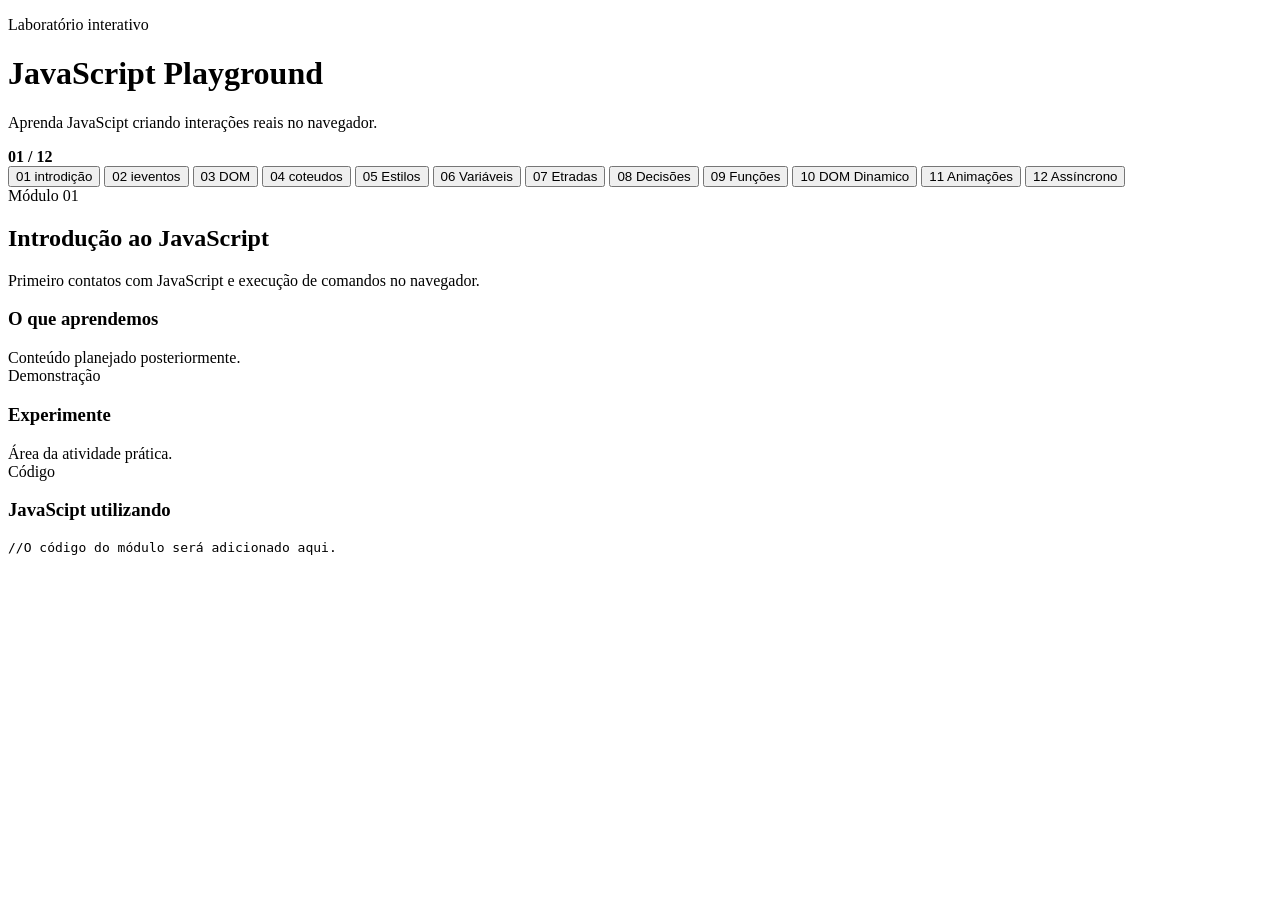
<file: javascrupt_playground/index.html>
<!DOCTYPE html>
<html lang="pt-BR">
<head>
    <meta charset="UTF-8">
    <meta name="viewport" content="width=device-width, initial-scale=1.0">
    <meta name="description" content="Laboratório interativo para apredizagemprossiva de progressiva de JavaScript">
    <title>JavaScript Playground</title>
</head>
<body>
    <!-- =========================================================
         CABEÇALHO DO PROJETO
     ========================================================= -->
    <header class="site-header">
        <div class="container header-content">
            <div>
                <p class="eyebrow">Laboratório interativo</p>
                <h1>JavaScript Playground</h1>
                <p class="header-description">
                    Aprenda JavaScipt criando interações reais no navegador.
                </p>
            </div>
            <div class="progress-card" aria-label="Progresso no laboratório">
                <strong id="current-module-label">01 / 12</strong>
                </div>
            </div>
        </header>
 
        <!-- =========================================================
         NAVEGASÃO ENTRE OS MODULOS
        ========================================================= -->
 
        <nav class="module-navegation" aria-label="navegação dos modulos">
            <div class="container">
                <div class="module-navegation-list">
                    <button class="module-nav-button active" data-module-target="module-01">
                        01 introdição
                    </button>
                    
                    <button class="module-nav-button" data-module-target="module-02">
                        02 ieventos
                    </button>

                    <button class="module-nav-button" data-module-target="module-03">
                        03 DOM
                    </button>

                    <button class="module-nav-button" data-module-target="module-04">
                        04 coteudos
                    </button>

                    <button class="module-nav-button" data-module-target="module-05">
                        05 Estilos
                    </button>

                    <button class="module-nav-button" data-module-target="module-06">
                        06 Variáveis
                    </button>

                    <button class="module-nav-button" data-module-target="module-07">
                        07 Etradas
                    </button>

                    <button class="module-nav-button" data-module-target="module-08">
                        08 Decisões
                    </button>

                    <button class="module-nav-button" data-module-target="module-09">
                        09 Funções
                    </button>

                    <button class="module-nav-button" data-module-target="module-10">
                        10 DOM Dinamico
                    </button>

                    <button class="module-nav-button" data-module-target="module-11">
                        11 Animações
                    </button>

                    <button class="module-nav-button" data-module-target="module-12">
                        12 Assíncrono
                    </button>
                </div>
            </div>
        </nav>

        <!-- ========================================================================
            CONTEÚDO PRINCIPAL
        ============================================================================ -->

        <main>
        <!-- =======================================================================
         MÓDULO 01
         =========================================================================== -->
        <section class="module-section active" id="module-01"
        data-module-number="01">
            <header class="module-header">
                <span>Módulo 01</span>
                <h2>Introdução ao JavaScript</h2>
                <P>Primeiro contatos com JavaScript e execução de comandos no navegador.</P>
            </header>

            <div class="module-grid">
                <article class="lesson-card">
                    <h3>O que aprendemos</h3>
                    <div class="placeholder-content">
                        Conteúdo planejado posteriormente.
                    </div>
                </article>

                <article class="lesson-card">
                    <span class="card-label">Demonstração</span>
                    <h3>Experimente</h3>
                    <div class="demo-area">
                        Área da atividade prática.
                    </div>
                </article>
                
                <article class="lesson-card code-card">
                    <span class="card-label">Código</span>
                    <h3>JavaScipt utilizando</h3>
                    <pre><code>//O código do módulo será adicionado aqui.</code></pre>
                </article>
            </div>
        </section>
        </main>    
</body>
</html>
</file>
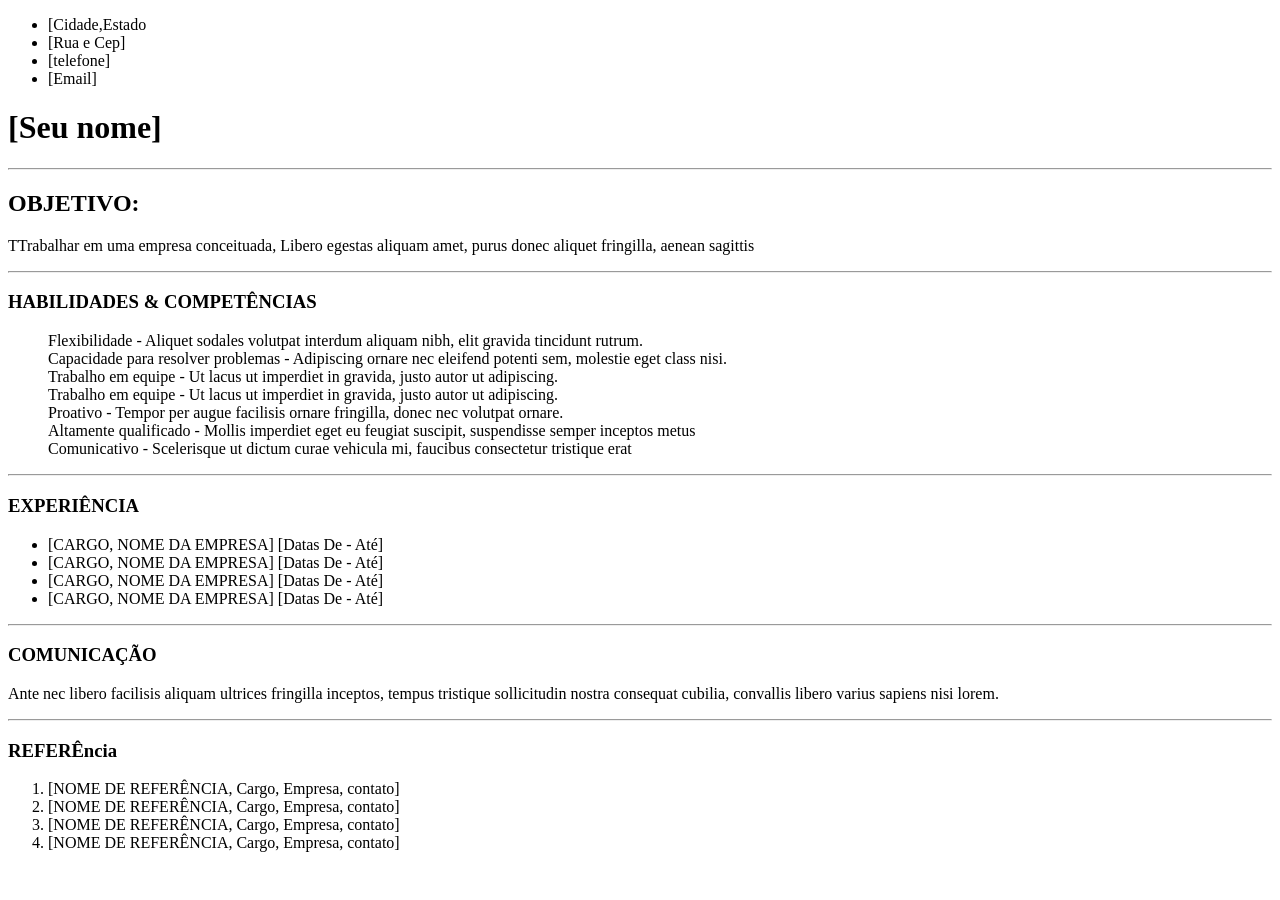
<file: curriculo_html/corrcao.html>
<!DOCTYPE html>
<html lang="pt-br">
<head>
    <meta charset="UTF-8">
    <meta name="viewport" content="width=device-width, initial-scale=1.0">
    <title>Document</title>
</head>
<body>
    <ul>
        <li>[Cidade,Estado</li>
        <li>[Rua e Cep]</li>
        <li>[telefone]</li>
        <li>[Email]</li>
    </ul>
    <h1>[Seu nome]</h1>
    <hr>

    <h2>OBJETIVO:</h2>
    <P>TTrabalhar em uma empresa conceituada, Libero egestas aliquam amet, purus donec aliquet fringilla, aenean sagittis</P>
    <hr>

    <dl>
        <dt>
            <h3>HABILIDADES & COMPETÊNCIAS</h3>
        </dt>
        <dd>Flexibilidade - Aliquet sodales volutpat interdum aliquam nibh, elit gravida tincidunt rutrum.</dd>
        <dd>Capacidade para resolver problemas - Adipiscing ornare nec eleifend potenti sem, molestie eget class nisi.</dd>
        <dd>Trabalho em equipe - Ut lacus ut imperdiet in gravida, justo autor ut adipiscing.</dd>
        <dd>Trabalho em equipe - Ut lacus ut imperdiet in gravida, justo autor ut adipiscing.</dd>
        <dd>Proativo - Tempor per augue facilisis ornare fringilla, donec nec volutpat ornare.</dd>
        <dd>Altamente qualificado - Mollis imperdiet eget eu feugiat suscipit, suspendisse semper inceptos metus</dd>
        <dd>Comunicativo - Scelerisque ut dictum curae vehicula mi, faucibus consectetur tristique erat</dd>
    </dl>
    <hr>

    <h3>EXPERIÊNCIA</h3>
    <ul>
    <li>[CARGO, NOME DA EMPRESA] [Datas De - Até]</li>
    <li>[CARGO, NOME DA EMPRESA] [Datas De - Até]</li>
    <li>[CARGO, NOME DA EMPRESA] [Datas De - Até]</li>
    <li>[CARGO, NOME DA EMPRESA] [Datas De - Até]</li>
    </ul>
    <hr>

    <h3>COMUNICAÇÃO</h3>
    <P>Ante nec libero facilisis aliquam ultrices fringilla inceptos, tempus tristique sollicitudin nostra consequat
    cubilia, convallis libero varius sapiens nisi lorem.</P>
    <hr>

    <h3>REFERÊncia</h3>
    <ol>
        <li>[NOME DE REFERÊNCIA, Cargo, Empresa, contato]</li>
        <li>[NOME DE REFERÊNCIA, Cargo, Empresa, contato]</li>
        <li>[NOME DE REFERÊNCIA, Cargo, Empresa, contato]</li>
        <li>[NOME DE REFERÊNCIA, Cargo, Empresa, contato]</li>
    </ol>
</body>
</html>
</file>
<file: atividade_final_css/style/style.css>
* {
    padding: 0;
    margin: 0;
    box-sizing: border-box;
}

body {
    font-family: Arial, sans-serif;
    background-color: #f4f4f4;
    color: #222;
}

header{
    background-color: #222;
    padding: 25px;
    position: sticky;
    top: 0;
}

nav ul{
    display: flex;
    gap: 25px;
    justify-content: center;
    list-style: none;
}

nav a{
    color: white;
    text-decoration: none;
    font-weight: bold;
}

nav a:hover{
    color: #00bcd4;
}

main {
    width: 90%;
    margin: 30px auto;
}

.secao{
    margin: 40px 0;
    padding: 30px;
    background-color: white;
    border-radius: 10px;
}

article{
    padding: 20px;
    margin: 15px 0;
    text-align: center;
    background-color: #f4f4f4;
}

/* BORDAS */

.bordas article:nth-child(1){
    border: 5px solid #000;
}

.bordas article:nth-child(2){
    border: 5px outset #3498bd;
}

.bordas article:nth-child(3){
    border: 5px inset #e67e22;
}

.bordas article:nth-child(4){
    border: 5px ridge #9b59b6;
}

.bordas article:nth-child(5){
    border: 5px groove #2ecc71;
}

.bordas article:nth-child(6){
    border: 5px double #e74c3c;
}

.bordas article:nth-child(7){
    border: 5px dotted #34495e;
}

.bordas article:nth-child(8){
    border: 5px dashed #f1c40f;
}

.peso-100{
   font-weight: 100; 
}

.peso-200{
    font-weight: 200; 
}

.peso-300{
    font-weight: 300; 
}

.peso-400{
    font-weight: 400; 
}

.peso-500{
    font-weight: 500;   
}

.peso-600{
    font-weight: 600;  
}

.peso-700{
    font-weight: 700; 
}

.peso-800{
    font-weight: 800;  
}

.peso-900{
    font-weight: 900;  
}

.peso-bold{
    font-weight: bold; 
} 

.peso-normal{
    font-weight: normal;  
}

/* BACKGROUNDS */

.backgrounds article{
    min-height: 100px;
    color: white;
    font-weight: bold;
}

.backgrounds article:nth-child(1){
    background-color: #3498db;
}

.backgrounds article:nth-child(2){
    background: linear-gradient(to right, #8e44ad, #3498db);
}

.backgrounds article:nth-child(3){
    background-image: url(../image/cover.jpg);
    background-size: cover;
    background-position: center;
}

.backgrounds article:nth-child(4){
    background-image: url(../image/repeat.jpg);
    background-repeat: repeat;
}

.backgrounds article:nth-child(5){
    background-image: url(../image/no-repeat.jpg);
    background-repeat: no-repeat;
    background-position: center;
    background-color: #222;
}

.backgrounds article:nth-child(6){
    background-image: url(../image/fixed.jpg);
    background-attachment: fixed;
    background-size: cover;
    background-position: center;
}

.backgrounds article:nth-child(7){
    background-color: rgba(225, 0, 0, 0.3);
    color: #000;
    /*opacity: 0.3;*/
}

/* LISTAS */

.listas {
    display: grid;
    grid-template-columns: repeat(auto-fit, minmax(180px, 1fr));
    gap: 20px;
}

.listas ul{
    background-color: #fafafa;
    padding: 25px 35px;
    border: 1px solid #ccc;
}

.listas ul:nth-child(1){
    list-style-type: Disc;
}

.listas ul:nth-child(2){
    list-style-type: circle;
}

.listas ul:nth-child(3){
    list-style-type: Square;
}

.listas ul:nth-child(4){
    list-style-type: Decimal;
}

.listas ul:nth-child(5){
    list-style-type: upper-roman;
}

.listas ul:nth-child(6){
    list-style-type: Lower-Alpha;
}

.listas ul:nth-child(7){
    list-style-type: None;
}

/* TIPOS DE FONTES */

.tipos-fontes article:nth-child(1){
    font-family: Arial, sans-serif;
}

.tipos-fontes article:nth-child(2){
    font-family: verdana, sans-serif;
}

.tipos-fontes article:nth-child(3){
    font-family: Georgia, sans-serif;
}

.tipos-fontes article:nth-child(4){
    font-family: 'Times New Roman', serif;
}

.tipos-fontes article:nth-child(5){
    font-family: 'Courier New', monospace;
}

.tipos-fontes article:nth-child(6){
    font-family: 'Trebuchet MS', sans-serif;
}

.tipos-fontes article:nth-child(7){
    font-family: Impact, sans-serif;
}

/* LINHA SEPARADORA */

hr{
    margin: 40px;
    border: none;
    height: 2px;
    background-color: #ddd;
}

/* RESPONSIVO */

@media(max-width: 768px){
    nav ul{
        flex-direction: column;
        align-items:center;
    }

    main{
        width: 95%;
    }
}
</file>
<file: flexbox/style/style.css>
/* ==========================================================
   CONFIGURAÇÕES GERAIS

   Esta parte prepara o projeto para receber os estilos da página.

   Aqui definimos:
   - variáveis reutilizáveis
   - reset de estilos padrão
   - comportamento global
   - acessibilidade de foco
========================================================== */

/* ==========================================================
   VARIÁVEIS CSS

   O seletor :root representa o nível mais alto do documento.

   Criamos variáveis para centralizar cores, sombras e tamanhos.
   Isso evita repetição e facilita futuras alterações no tema.
========================================================== */

:root {
    color-scheme: dark;
    --background: #09090b;
    --surface: #18181b;
    --surface-soft: #27272a;
    --surface-highlight: #3f3f46;
    --border: #52525b;
    --text: #f4f4f5;
    --text-muted: #d4d4d8;
    --primary: #6366f1;
    --primary-hover: #818cf8;
    --accent: #38bdf8;
    --success: #22c55e;
    --warning: #f59e0b;
    --danger: #ef4444;
    --item: #0ea5e9;
    --item-selected: #f97316;
    --radius-small: 8px;
    --radius-medium: 12px;
    --radius-large: 18px;
    --shadow: 0 18px 45px rgba(0, 0, 0, 0.24);
}

/* ==========================================================
   RESET CSS

   Remove margens e espaçamentos padrões aplicados pelos
   navegadores.

   box-sizing: border-box faz com que width e height incluam
   padding e border no cálculo do tamanho final.
========================================================== */

* {
    margin: 0;
    padding: 0;
    box-sizing: border-box;
}

/* ==========================================================
   COMPORTAMENTO DE ROLAGEM

   scroll-behavior cria uma navegação suave ao clicar nos links.

   scroll-padding-top evita que o título de uma seção fique
   escondido atrás do menu fixo.
========================================================== */

html {
    scroll-behavior: smooth;
    scroll-padding-top: 100px;
}

/* ==========================================================
   ESTILOS GERAIS DO BODY

   O body recebe o visual geral da página.

   clamp() cria medidas responsivas com valor mínimo, ideal
   e máximo.

   radial-gradient cria o brilho no canto superior esquerdo.
========================================================== */

body {
    min-height: 100vh;
    padding: clamp(16px, 4vw, 48px);
    color: var(--text);
    background:
        radial-gradient(circle at top left, rgba(99, 102, 241, 0.16), 
        transparent 34rem),
        var(--background);
    font-family: Inter, Arial, Helvetica, sans-serif;
    line-height: 1.5;
}

button,
select {
    font: inherit;
}

button,
a,
select {
    -webkit-tap-highlight-color: transparent;
}

/* ==========================================================
   ACESSIBILIDADE DO FOCO

   :focus-visible exibe um contorno quando o usuário navega
   pelo teclado, por exemplo utilizando a tecla TAB.
========================================================== */

button:focus-visible,
a:focus-visible,
select:focus-visible {
    outline: 3px solid #facc15;
    outline-offset: 3px;
}

/* ==========================================================
   CABEÇALHO E NAVEGAÇÃO
========================================================== */

/* ==========================================================
   CABEÇALHO PRINCIPAL

   Cria o card de apresentação do laboratório.

   O linear-gradient é combinado com a cor da superfície para
   gerar profundidade visual.
========================================================== */

.page-header {
    max-width: 1200px;
    margin: 0 auto 28px;
    padding: clamp(28px, 6vw, 72px);
    text-align: center;
    background:
        linear-gradient(135deg, rgba(99, 102, 241, 0.28), rgba(14, 165, 233, 0.12)),
        var(--surface);
    border: 1px solid rgba(129, 140, 248, 0.35);
    border-radius: 24px;
    box-shadow: var(--shadow);
}

/* ==========================================================
   RÓTULOS PEQUENOS

   Estes seletores compartilham o mesmo estilo para evitar
   repetição de código.
========================================================== */

.page-label,
.property-type,
.group-header span {
    display: inline-flex;
    align-items: center;
    width: fit-content;
    padding: 6px 11px;
    color: #c7d2fe;
    background-color: rgba(99, 102, 241, 0.16);
    border: 1px solid rgba(129, 140, 248, 0.28);
    border-radius: 999px;
    font-size: 0.75rem;
    font-weight: 700;
    letter-spacing: 0.08em;
    text-transform: uppercase;
}

.page-header h1 {
    margin-top: 16px;
    font-size: clamp(2rem, 7vw, 4.5rem);
    line-height: 1;
    letter-spacing: -0.05em;
}

.page-header p {
    max-width: 760px;
    margin: 20px auto 0;
    color: var(--text-muted);
    font-size: clamp(1rem, 2vw, 1.15rem);
}

/* ==========================================================
   MENU DE NAVEGAÇÃO

   position: sticky mantém o menu visível durante a rolagem.

   overflow-x: auto permite rolagem horizontal em telas menores.

   backdrop-filter cria o efeito de vidro fosco.
========================================================== */

.property-navigation {
    position: sticky;
    top: 12px;
    z-index: 20;
    display: flex;
    gap: 8px;
    flex-wrap: nowrap;
    max-width: 1200px;
    margin: 0 auto 36px;
    padding: 12px;
    overflow-x: auto;
    background-color: rgba(24, 24, 27, 0.9);
    border: 1px solid var(--border);
    border-radius: 14px;
    box-shadow: 0 12px 30px rgba(0, 0, 0, 0.2);
    backdrop-filter: blur(14px);
}

/*
   flex: 0 0 auto impede que os links diminuam.

   Em telas pequenas, o menu passa a rolar horizontalmente.
*/

.property-navigation a {
    flex: 0 0 auto;
    padding: 8px 12px;
    color: var(--text-muted);
    background-color: var(--surface-soft);
    border: 1px solid transparent;
    border-radius: 999px;
    text-decoration: none;
    font-size: 0.85rem;
    transition: 0.2s;
}

.property-navigation a:hover {
    color: white;
    background-color: var(--primary);
    border-color: var(--primary-hover);
}

/* ==========================================================
   GRUPOS E SEÇÕES
========================================================== */

main {
    max-width: 1200px;
    margin: 0 auto;
}

/* ==========================================================
   CABEÇALHO DOS GRUPOS

   Separa visualmente:
   - propriedades do Flex Container
   - propriedades dos Flex Items
   - desafio final
========================================================== */

.group-header {
    margin: 64px 0 22px;
    padding: clamp(20px, 4vw, 32px);
    background-color: rgba(24, 24, 27, 0.76);
    border-left: 5px solid var(--accent);
    border-radius: 0 var(--radius-large) var(--radius-large) 0;
}

.group-header h2 {
    margin-top: 12px;
    color: var(--text);
    font-size: clamp(1.6rem, 4vw, 2.5rem);
}

.group-header p {
    margin-top: 8px;
    color: var(--text-muted);
}

/* ==========================================================
   CARD DE DEMONSTRAÇÃO

   Cada propriedade é apresentada dentro de um card separado.

   overflow: hidden impede que elementos ultrapassem as bordas.
========================================================== */

.demo {
    margin-bottom: 36px;
    padding: clamp(20px, 4vw, 34px);
    overflow: hidden;
    background-color: rgba(24, 24, 27, 0.92);
    border: 1px solid var(--surface-highlight);
    border-radius: var(--radius-large);
    box-shadow: var(--shadow);
}

/* ==========================================================
   CABEÇALHO INTERNO DA DEMONSTRAÇÃO

   Utiliza Flexbox para separar o título da propriedade e
   o botão de restauração.
========================================================== */

.demo-heading {
    display: flex;
    align-items: flex-start;
    justify-content: space-between;
    gap: 20px;
}

.demo-heading h2 {
    margin-top: 8px;
    color: var(--accent);
    font-size: clamp(1.55rem, 4vw, 2.2rem);
}

.item-property {
    color: #fed7aa;
    background-color: rgba(249, 115, 22, 0.14);
    border-color: rgba(249, 115, 22, 0.3);
}

.challenge-label {
    color: #bbf7d0;
    background-color: rgba(34, 197, 94, 0.14);
    border-color: rgba(34, 197, 94, 0.3);
}

.demo-introduction {
    max-width: 850px;
    margin: 18px 0 22px;
    color: var(--text-muted);
    line-height: 1.7;
}

.demo-introduction strong {
    color: white;
}

/* ==========================================================
   DESCRIÇÃO DINÂMICA

   Este texto será atualizado pelo JavaScript quando o aluno
   selecionar outro valor da propriedade.
========================================================== */

.property-description {
    min-height: 52px;
    margin: 0 0 18px;
    padding: 12px 16px;
    color: #e0f2fe;
    background-color: rgba(14, 165, 233, 0.09);
    border-left: 4px solid var(--accent);
    border-radius: 0 var(--radius-small) var(--radius-small) 0;
}

/* ==========================================================
   BOTÕES E CONTROLES
========================================================== */

/* Organiza os botões em linha e permite quebra automática. */

.buttons {
    display: flex;
    gap: 10px;
    flex-wrap: wrap;
    margin-bottom: 18px;
}

/* ==========================================================
   BOTÃO PADRÃO

   min-height: 44px cria uma área confortável para clique
   também em dispositivos com tela sensível ao toque.
========================================================== */

button {
    min-height: 44px;
    padding: 10px 17px;
    color: white;
    background-color: var(--primary);
    border: 1px solid transparent;
    border-radius: var(--radius-small);
    cursor: pointer;
    font-weight: 700;
    transition:
        transform 0.2s,
        background-color 0.2s,
        border-color 0.2s,
        box-shadow 0.2s;
}

button:hover {
    background-color: var(--primary-hover);
    transform: translateY(-1px);
}

/* ==========================================================
   BOTÃO ATIVO

   A classe active é controlada pelo JavaScript e mostra qual
   valor CSS está selecionado.
========================================================== */

button.active {
    color: #052e16;
    background-color: var(--success);
    border-color: #86efac;
    box-shadow: 0 0 0 4px rgba(34, 197, 94, 0.14);
}

.reset-button,
.copy-button {
    color: var(--text-muted);
    background-color: var(--surface-soft);
    border-color: var(--border);
    font-weight: 600;
}

.reset-button:hover,
.copy-button:hover {
    color: white;
    background-color: var(--surface-highlight);
}

/*
   Esta classe é adicionada temporariamente pelo JavaScript
   após o código CSS ser copiado.
*/

.copy-button.copy-success {
    color: #052e16;
    background-color: var(--success);
    border-color: #86efac;
}

.compact-buttons {
    margin-bottom: 0;
}

/* ==========================================================
   CONTROLE DA DEMONSTRAÇÃO flex-shrink

   flex-shrink só é percebido quando falta espaço.

   Por isso esta área permite alterar a largura do container.
========================================================== */

.size-controls {
    display: flex;
    align-items: center;
    gap: 14px;
    flex-wrap: wrap;
    margin-bottom: 18px;
    padding: 14px;
    background-color: var(--surface-soft);
    border-radius: var(--radius-medium);
}

.size-controls span {
    color: var(--text-muted);
    font-weight: 700;
}

/* ==========================================================
   CONTAINERS E ITENS
========================================================== */

/* ==========================================================
   FLEX CONTAINER BASE

   Esta é a classe principal do laboratório.

   display: flex ativa o Flexbox.
   flex-direction: row define a direção inicial.
   gap cria espaço entre os Flex Items.

   position: relative permite posicionar rótulos e indicadores
   dentro do container.

   overflow: auto cria rolagem quando necessário.
========================================================== */

.container {
    position: relative;
    display: flex;
    flex-direction: row;
    width: 100%;
    min-height: 350px;
    gap: 10px;
    padding: 46px 20px 20px;
    overflow: auto;
    background:
        linear-gradient(rgba(255, 255, 255, 0.025) 1px, transparent 1px),
        linear-gradient(90deg, rgba(255, 255, 255, 0.025) 1px, transparent 1px),
        var(--surface-highlight);
    background-size: 32px 32px;
    border: 1px solid var(--border);
    border-radius: var(--radius-medium);
    transition: 0.35s;
}

/* ==========================================================
   RÓTULO DO CONTAINER

   position: absolute posiciona o rótulo sobre a área visual.

   pointer-events: none impede que ele bloqueie cliques.
========================================================== */

.container-label {
    position: absolute;
    top: 10px;
    left: 12px;
    z-index: 5;
    padding: 4px 8px;
    color: #d4d4d8;
    background-color: rgba(9, 9, 11, 0.8);
    border-radius: 5px;
    font-family: Consolas, Monaco, monospace;
    font-size: 0.72rem;
    pointer-events: none;
}

/* ==========================================================
   FLEX ITEM BASE

   Cada card numerado representa um Flex Item.

   O próprio item também usa display: flex para centralizar
   seu conteúdo interno.

   flex: 0 1 auto significa:
   - não crescer
   - poder encolher
   - usar tamanho automático como base
========================================================== */

.item {
    position: relative;
    display: flex;
    flex: 0 1 auto;
    align-items: center;
    justify-content: center;
    width: 120px;
    height: 120px;
    color: white;
    background:
        linear-gradient(145deg, rgba(255, 255, 255, 0.16), transparent 50%),
        var(--item);
    border: 2px solid rgba(255, 255, 255, 0.28);
    border-radius: 12px;
    box-shadow:
        0 10px 25px rgba(0, 0, 0, 0.2),
        inset 0 1px 0 rgba(255, 255, 255, 0.22);
    font-size: 2rem;
    font-weight: 800;
    transition: 0.35s;
}

/* ==========================================================
   PSEUDOELEMENTO ::before

   Cria o texto "item" sem adicionar outro elemento no HTML.

   É usado apenas como elemento visual.
========================================================== */

.item::before {
    content: "item";
    position: absolute;
    top: 7px;
    left: 8px;
    font-size: 0.58rem;
    font-weight: 700;
    letter-spacing: 0.08em;
    text-transform: uppercase;
    opacity: 0.72;
}

.item small {
    position: absolute;
    bottom: 8px;
    font-size: 0.58rem;
    letter-spacing: 0.05em;
    text-transform: uppercase;
}

/* Destaca visualmente o item manipulado na demonstração. */

.item-selected {
    background:
        linear-gradient(145deg, rgba(255, 255, 255, 0.18), transparent 50%),
        var(--item-selected);
    border-color: #fdba74;
}

/* ==========================================================
   INDICADORES DE EIXO

   Mostram o eixo principal e o eixo secundário do Flexbox.
========================================================== */

.axis {
    position: absolute;
    z-index: 4;
    padding: 4px 8px;
    color: #f4f4f5;
    background-color: rgba(9, 9, 11, 0.82);
    border-radius: 5px;
    font-size: 0.68rem;
    pointer-events: none;
}

.axis-main {
    right: 12px;
    bottom: 8px;
}

/*
   writing-mode altera a direção da escrita para apresentar
   o rótulo verticalmente.
*/

.axis-cross {
    top: 48px;
    right: 8px;
    writing-mode: vertical-rl;
}

/* ==========================================================
   PAINEL DE CÓDIGO
========================================================== */

/* ==========================================================
   ESTRUTURA DO PAINEL

   CSS Grid cria duas colunas:
   - código ocupando o espaço disponível
   - botão de copiar com largura automática
========================================================== */

.code-wrapper {
    display: grid;
    grid-template-columns: 1fr auto;
    gap: 12px;
    align-items: end;
    margin-top: 22px;
}

/* ==========================================================
   BLOCO DE CÓDIGO

   Usa fonte monoespaçada para melhorar a leitura.

   overflow-x: auto adiciona rolagem quando o conteúdo não
   cabe em telas pequenas.
========================================================== */

.code {
    position: relative;
    min-width: 0;
    padding: 42px 20px 20px;
    overflow-x: auto;
    color: #e4e4e7;
    background-color: #050506;
    border: 1px solid #3f3f46;
    border-radius: 10px;
    font-family: Consolas, Monaco, monospace;
    font-size: clamp(0.85rem, 2vw, 1rem);
    line-height: 1.65;
}

/* Cria o rótulo "CSS" sem precisar adicioná-lo no HTML. */

.code::before {
    content: "CSS";
    position: absolute;
    top: 12px;
    left: 18px;
    color: #a1a1aa;
    font-size: 0.72rem;
    font-weight: 700;
    letter-spacing: 0.12em;
}

.code strong {
    color: var(--success);
}

/* ==========================================================
   CONFIGURAÇÕES ESPECÍFICAS DAS DEMONSTRAÇÕES

   A classe .container define o comportamento base.

   As classes abaixo alteram apenas o necessário para tornar
   cada propriedade visível e didática.
========================================================== */

/* Altura maior para visualizar row, column e valores reversos. */

.direction-container {
    min-height: 420px;
}

/* Valor inicial da demonstração de justify-content. */

.justify-container {
    justify-content: flex-start;
}

/* ==========================================================
   align-items

   stretch é o valor inicial.

   Os itens recebem height: auto porque stretch não consegue
   aumentar um elemento que já possui altura fixa.
========================================================== */

.align-container {
    min-height: 390px;
    align-items: stretch;
}

.align-container .item {
    height: auto;
    min-height: 90px;
}

/*
   Tamanhos diferentes permitem demonstrar baseline,
   alinhando os textos por sua linha de base.
*/

.align-container .baseline-large {
    font-size: 3rem;
}

.align-container .baseline-small {
    font-size: 1rem;
}

/* ==========================================================
   gap

   A largura limitada e o flex-wrap permitem visualizar
   espaçamentos horizontais e verticais.
========================================================== */

.gap-container {
    width: 520px;
    max-width: 100%;
    min-height: 430px;
    flex-wrap: wrap;
    align-content: flex-start;
    gap: 10px;
}

/* ==========================================================
   flex-wrap

   A largura reduzida força falta de espaço.

   nowrap é o valor inicial para demonstrar a ausência de quebra.
========================================================== */

.wrap-container {
    width: 550px;
    max-width: 100%;
    min-height: 430px;
    flex-wrap: nowrap;
}

/*
   flex-shrink: 0 impede que os itens diminuam automaticamente.

   Sem essa regra, o navegador poderia esconder o efeito
   de nowrap reduzindo os cards.
*/

.wrap-container .item,
.flow-container .item {
    flex-shrink: 0;
}

/* ==========================================================
   flex-flow

   A largura e a altura controladas permitem demonstrar
   combinações entre direção e quebra.
========================================================== */

.flow-container {
    width: 650px;
    max-width: 100%;
    height: 520px;
    flex-flow: row nowrap;
}

/* ==========================================================
   align-content

   Essa propriedade atua sobre múltiplas linhas.

   Por isso:
   - flex-wrap precisa estar ativo
   - o container precisa ter altura disponível
   - os itens não podem encolher
========================================================== */

.align-content-container {
    width: 550px;
    max-width: 100%;
    height: 600px;
    flex-wrap: wrap;
    align-content: stretch;
    gap: 10px;
}

.align-content-container .item {
    width: 120px;
    height: auto;
    min-height: 90px;
    flex-shrink: 0;
}

.order-container .item-order {
    order: 0;
}

.order-container .item-order {
    order: 0;
}

/* ==========================================================
   flex-grow

   Todos os itens iniciam com flex-grow: 1.

   flex-basis: 0 faz a divisão considerar principalmente
   as proporções de crescimento.
========================================================== */

.grow-container .item {
    min-width: 0;
    width: auto;
    flex-grow: 1;
    flex-basis: 0;
}

.grow-container .item-grow {
    flex-grow: 1;
}

/* ==========================================================
   flex-shrink

   O container começa estreito para provocar falta de espaço
   e ativar o algoritmo de encolhimento.
========================================================== */

.shrink-container {
    width: 500px;
    max-width: 100%;
    min-height: 310px;
}

/*
   min-width: 0 permite que o item fique menor do que seu
   tamanho inicial quando o Flexbox precisar encolhê-lo.
*/

.shrink-container .item {
    width: 140px;
    min-width: 0;
    flex-shrink: 1;
}

/* ==========================================================
   flex-basis

   O crescimento é desativado para destacar o tamanho inicial
   definido por flex-basis.
========================================================== */

.basis-container .item {
    flex-grow: 0;
    flex-shrink: 1;
}

.basis-container .item-basis {
    flex-basis: auto;
}

.flex-container .item {
    flex: 0 1 auto;
}

/* ==========================================================
   DETALHES DA PROPRIEDADE flex

   Exibe separadamente:
   - flex-grow
   - flex-shrink
   - flex-basis
========================================================== */

.flex-details {
    display: flex;
    flex-wrap: wrap;
    gap: 14px;
    margin-top: 14px;
    padding: 16px;
    background-color: #09090b;
    border: 1px solid var(--surface-highlight);
    border-radius: 10px;
}

.flex-details p {
    margin: 0;
    padding: 8px 12px;
    background-color: var(--surface-soft);
    border-radius: 7px;
}

.flex-details strong {
    color: var(--success);
}

/* ==========================================================
   align-self

   O container usa align-items: center.

   O Item 3 poderá substituir esse valor individualmente.
========================================================== */

.align-self-container {
    min-height: 400px;
    align-items: center;
}

.align-self-container .item-align-self {
    height: auto;
    min-height: 120px;
    align-self: auto;
}

/* ==========================================================
   DESAFIO
========================================================== */

/* ==========================================================
   CONTROLES DO DESAFIO

   CSS Grid cria três colunas iguais.

   minmax(0, 1fr) evita que o conteúdo ultrapasse a coluna.
========================================================== */

.challenge-controls {
    display: grid;
    grid-template-columns: repeat(3, minmax(0, 1fr));
    gap: 16px;
    margin-bottom: 20px;
}

.challenge-controls label {
    display: grid;
    gap: 8px;
    color: var(--text-muted);
    font-weight: 700;
}

.challenge-controls select {
    width: 100%;
    min-height: 46px;
    padding: 10px 12px;
    color: white;
    background-color: var(--surface-soft);
    border: 1px solid var(--border);
    border-radius: var(--radius-small);
}

/* Estado inicial propositalmente incorreto para o desafio. */

.challenge-container {
    min-height: 400px;
    align-items: stretch;
    justify-content: flex-start;
}

.challenge-actions {
    display: flex;
    align-items: center;
    gap: 16px;
    flex-wrap: wrap;
    margin-top: 18px;
}

.check-button {
    background-color: var(--success);
    color: #052e16;
}

.challenge-feedback {
    margin: 0;
    color: var(--text-muted);
    font-weight: 700;
}

/*
   Estas classes são adicionadas pelo JavaScript de acordo
   com o resultado do desafio.
*/

.challenge-feedback.success {
    color: #86efac;
}

.challenge-feedback.error {
    color: #fca5a5;
}

/* ==========================================================
   RODAPÉ
========================================================== */

/* Flexbox separa o texto e o link "Voltar ao topo". */

.page-footer {
    display: flex;
    align-items: center;
    justify-content: space-between;
    gap: 18px;
    max-width: 1200px;
    margin: 48px auto 0;
    padding: 24px;
    color: var(--text-muted);
    background-color: var(--surface);
    border: 1px solid var(--surface-highlight);
    border-radius: var(--radius-large);
}

.back-to-top {
    color: #c7d2fe;
    text-decoration: none;
    font-weight: 700;
}

/* ==========================================================
   RESPONSIVIDADE

   Media queries aplicam regras quando determinadas condições
   de largura ou preferência do usuário são atendidas.
========================================================== */

/* ==========================================================
   TABLETS E CELULARES MAIORES

   Em telas com até 760px:
   - elementos em linha passam para coluna
   - botões importantes ocupam toda a largura
   - o desafio passa a ter uma coluna
   - os itens ficam menores
========================================================== */

@media (max-width: 760px) {
    .demo-heading,
    .page-footer {
        align-items: stretch;
        flex-direction: column;
    }

    .reset-button {
        width: 100%;
    }

    .code-wrapper {
        grid-template-columns: 1fr;
    }

    .copy-button {
        width: 100%;
    }

    .challenge-controls {
        grid-template-columns: 1fr;
    }

    .container {
        min-height: 330px;
        padding-inline: 14px;
    }

    .item {
        width: 100px;
        height: 100px;
    }

    .size-controls {
        align-items: stretch;
        flex-direction: column;
    }

    .compact-buttons button {
        flex: 1 1 110px;
    }
}

/* ==========================================================
   CELULARES PEQUENOS

   Em telas com até 480px:
   - reduzimos espaçamentos
   - aumentamos a largura dos botões
   - diminuímos os cards
========================================================== */

@media (max-width: 480px) {
    body {
        padding-inline: 10px;
    }

    .page-header,
    .demo {
        border-radius: 14px;
    }

    .buttons button {
        flex: 1 1 130px;
    }

    .item {
        width: 86px;
        height: 86px;
        font-size: 1.55rem;
    }

    .property-navigation {
        top: 6px;
    }
}

/* ==========================================================
   ACESSIBILIDADE - MOVIMENTO REDUZIDO

   Alguns usuários preferem interfaces sem animações.

   Esta media query detecta essa preferência no sistema e
   praticamente remove transições e animações.

   !important é usado porque esta regra precisa ter prioridade
   sobre as transições definidas anteriormente.
========================================================== */

@media (prefers-reduced-motion: reduce) {
    html {
        scroll-behavior: auto;
    }

    *,
    *::before,
    *::after {
        transition-duration: 0.01ms !important;
        animation-duration: 0.01ms !important;
        animation-iteration-count: 1 !important;
    }
}
</file>
